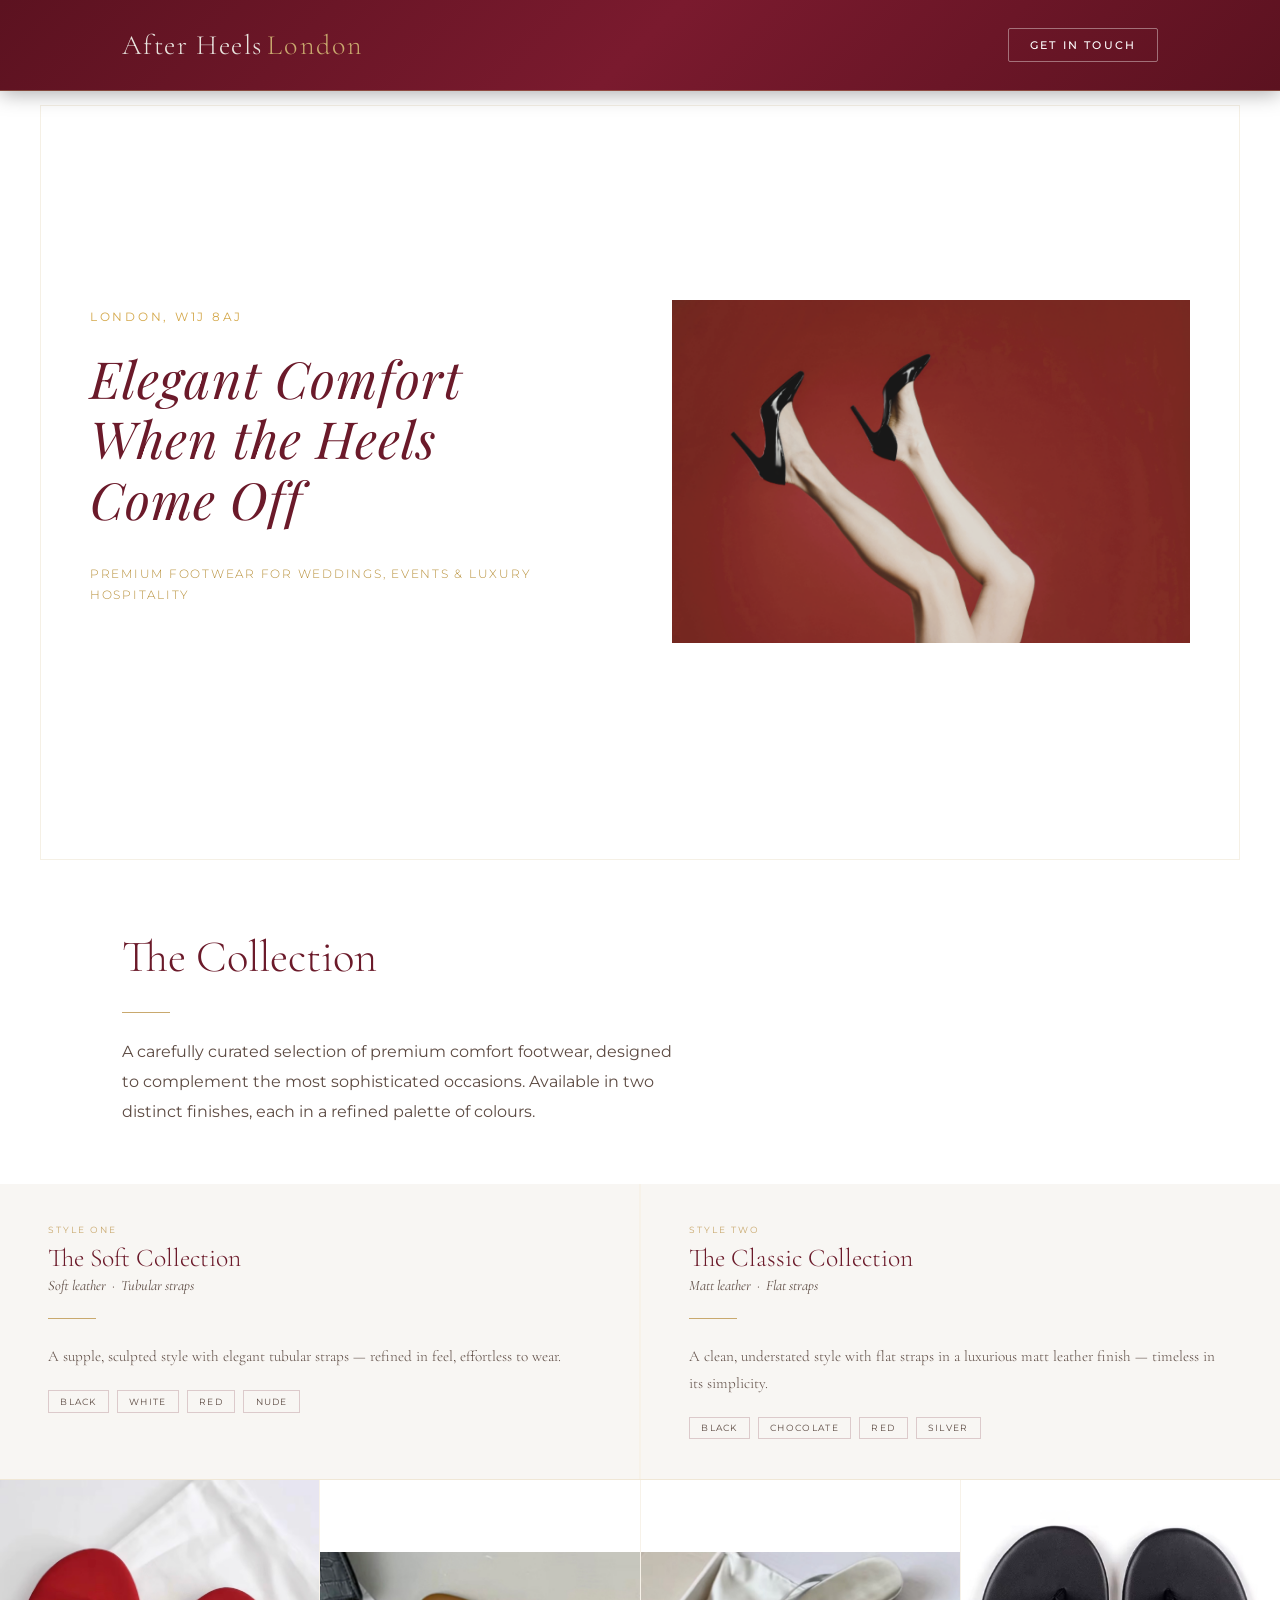
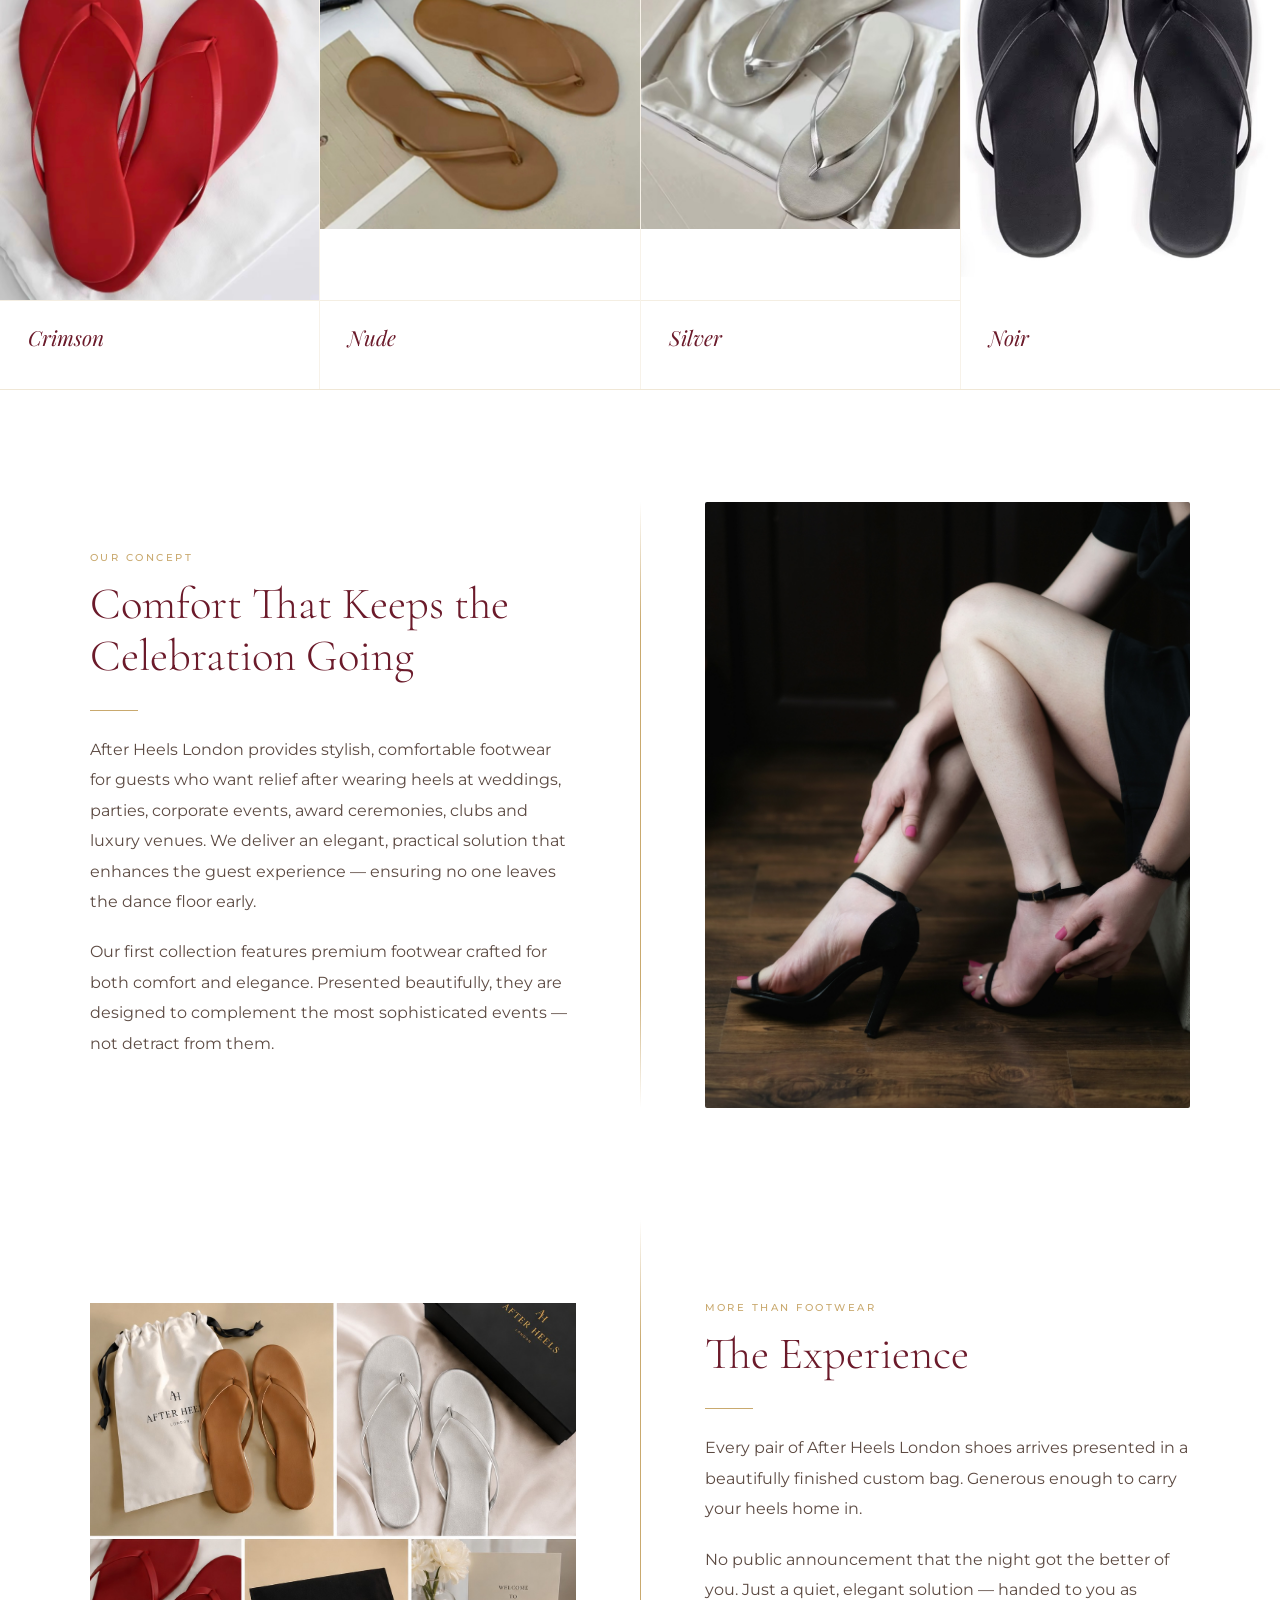
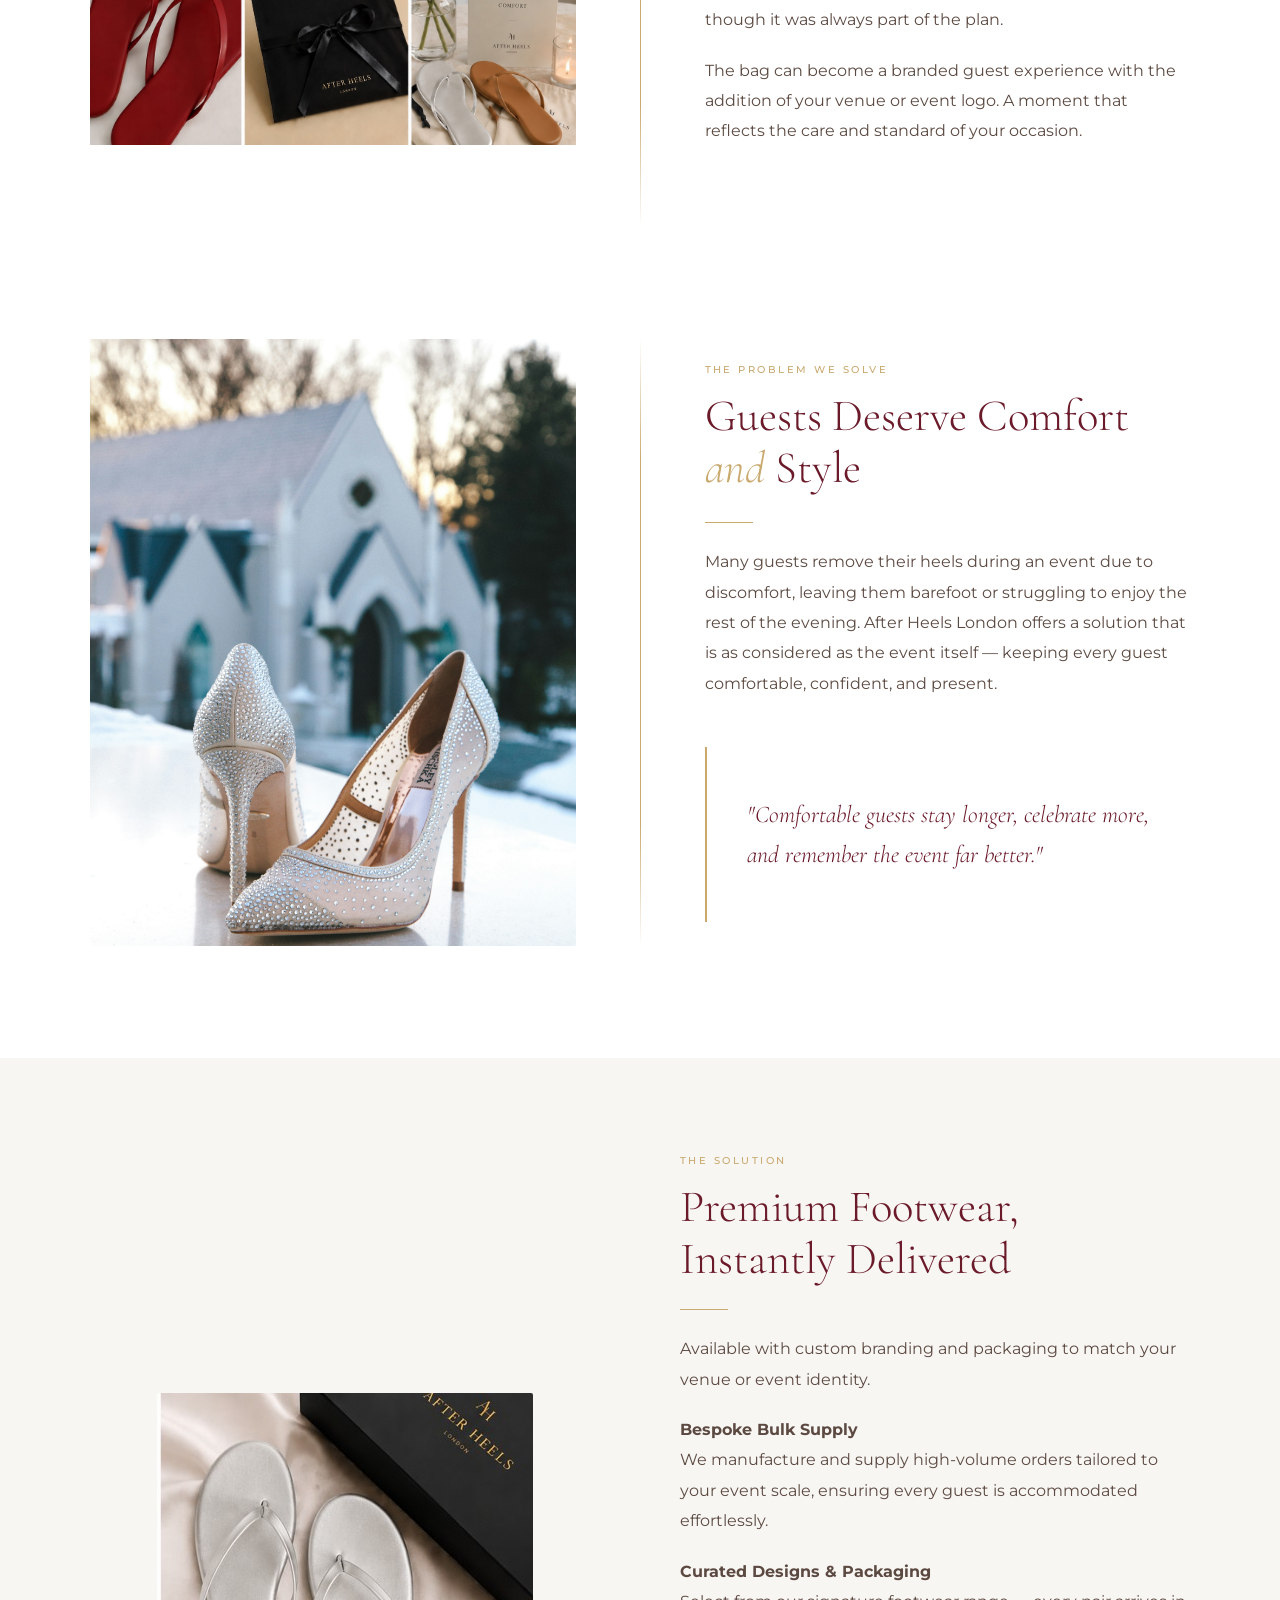
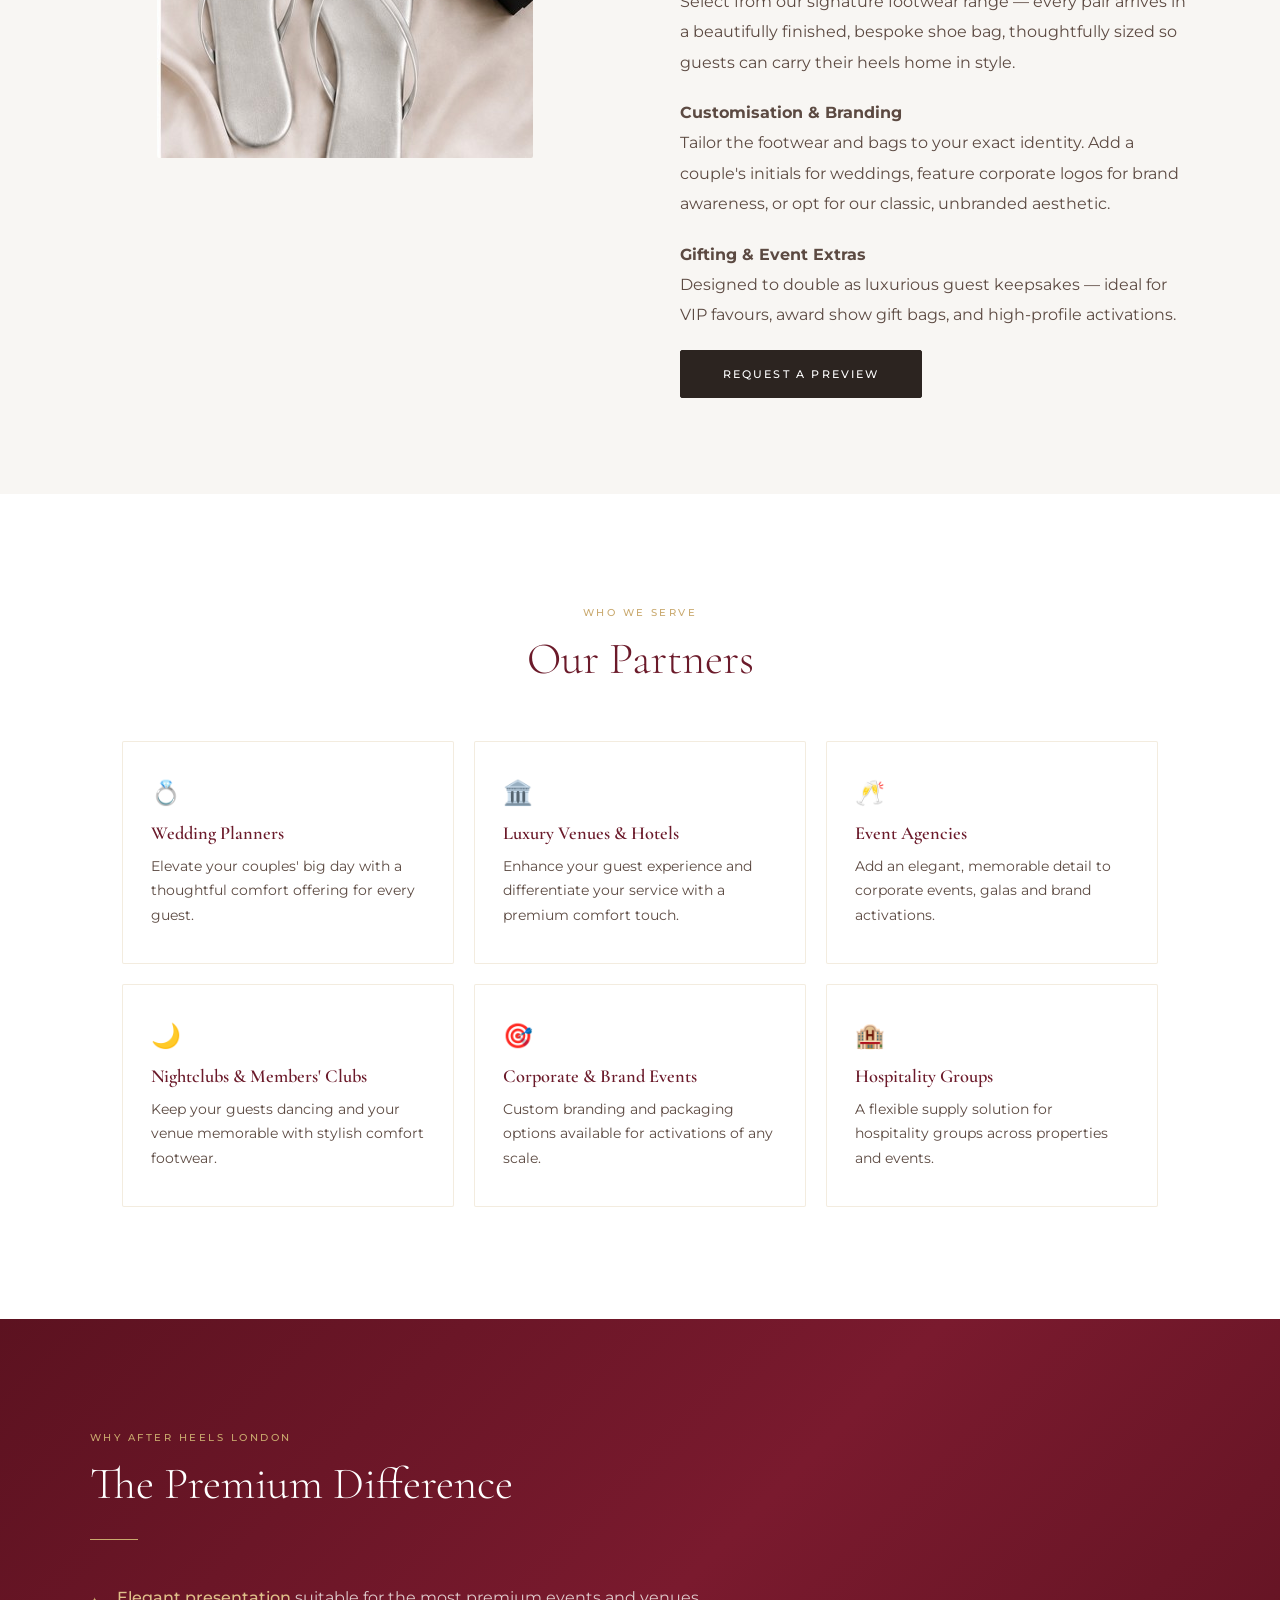
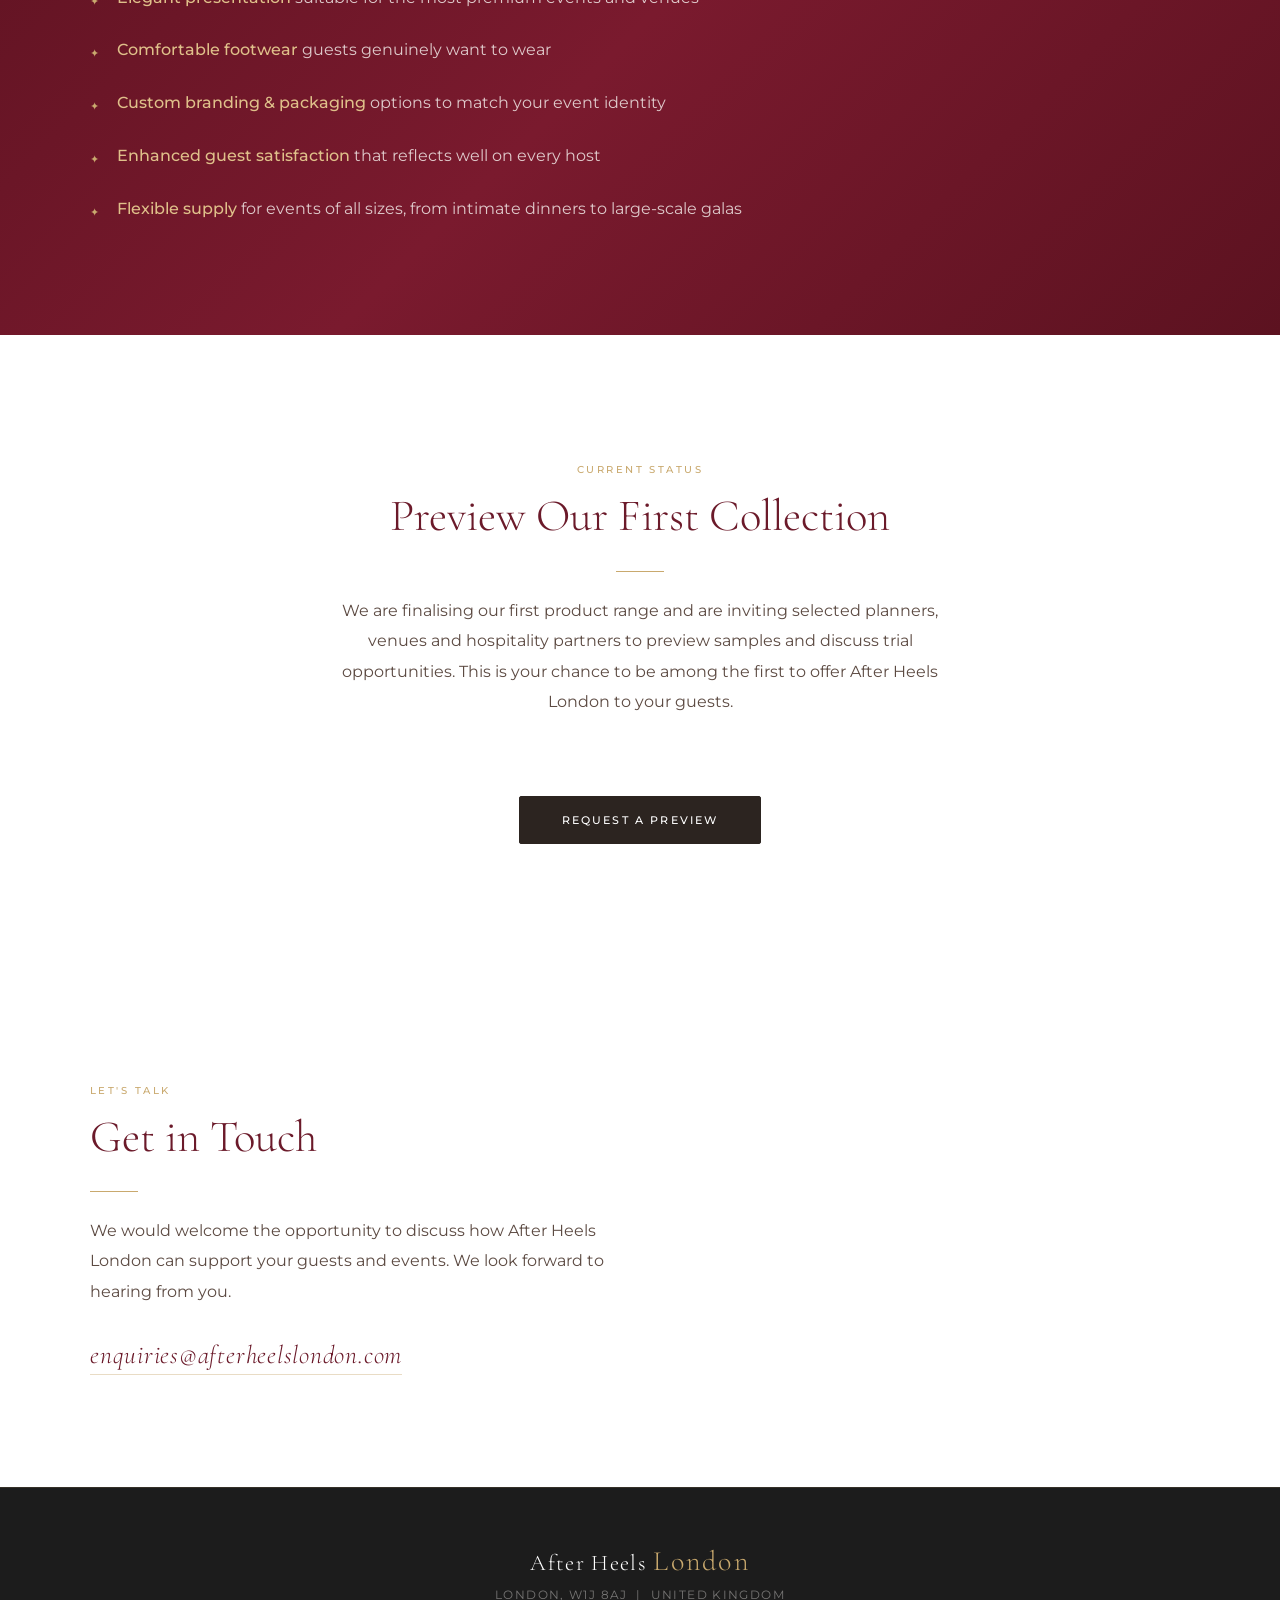
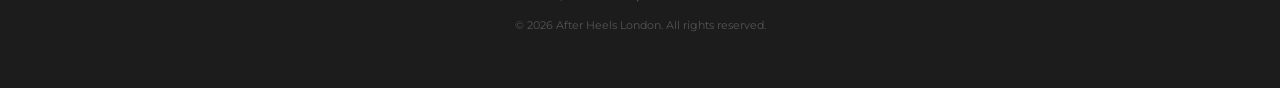
<file: index.html>
<!DOCTYPE html>
<html lang="en">
<head>
  <meta charset="UTF-8" />
  <meta name="viewport" content="width=device-width, initial-scale=1.0" />
  <meta name="description" content="After Heels London — elegant comfort footwear for weddings, events and luxury hospitality." />
  <title>After Heels London</title>
  <link rel="preconnect" href="https://fonts.googleapis.com" />
  <link rel="preconnect" href="https://fonts.gstatic.com" crossorigin />
  <link href="https://fonts.googleapis.com/css2?family=Cormorant+Garamond:ital,wght@0,300;0,400;0,600;1,300;1,400&family=Playfair+Display:ital,wght@1,400;1,500&family=Montserrat:wght@300;400;500&display=swap" rel="stylesheet" />
  <link rel="stylesheet" href="styles.css" />
</head>
<body>

  <!-- NAVIGATION -->
  <header class="site-header">
    <nav class="nav-inner">
      <div class="logo-wrap">
        <!-- Swap comment below for your logo file when ready -->
        <!-- <img src="logo.png" alt="After Heels London" class="logo-img" /> -->
        <span class="logo-text"><span class="logo-name">After Heels</span> <span class="logo-accent">London</span></span>
      </div>
      <a href="#contact" class="btn-ghost">Get in Touch</a>
    </nav>
  </header>

  <!-- HERO -->
  <section class="hero">
    <div class="hero-inner">

      <!-- Left: headline + CTA -->
      <div class="hero-text">
        <p class="hero-location">London, W1J 8AJ</p>
        <h1 class="hero-headline">Elegant Comfort<br />When the Heels<br />Come Off</h1>
        <p class="hero-tagline">Premium Footwear for Weddings, Events &amp; Luxury Hospitality</p>
      </div>

      <div class="hero-logo-wrap">
        <img src="main-logo.png" alt="After Heels London" class="hero-logo-img" />
      </div>

    </div>
  </section>

  <!-- COLLECTION GRID -->
  <section class="collection-section" id="collection">
    <div class="container">
      <h2 class="section-heading">The Collection</h2>
      <span class="gold-rule"></span>
      <p class="section-body collection-intro">A carefully curated selection of premium comfort footwear, designed to complement the most sophisticated occasions. Available in two distinct finishes, each in a refined palette of colours.</p>
    </div>

    <!-- Two styles -->
    <div class="collection-styles">

      <div class="collection-style-card">
        <div class="style-label">Style One</div>
        <h3 class="style-name">The Soft Collection</h3>
        <p class="style-finish">Soft leather &nbsp;·&nbsp; Tubular straps</p>
        <span class="gold-rule"></span>
        <p class="style-desc">A supple, sculpted style with elegant tubular straps — refined in feel, effortless to wear.</p>
        <div class="style-colours">
          <span>Black</span>
          <span>White</span>
          <span>Red</span>
          <span>Nude</span>
        </div>
      </div>

      <div class="collection-style-card">
        <div class="style-label">Style Two</div>
        <h3 class="style-name">The Classic Collection</h3>
        <p class="style-finish">Matt leather &nbsp;·&nbsp; Flat straps</p>
        <span class="gold-rule"></span>
        <p class="style-desc">A clean, understated style with flat straps in a luxurious matt leather finish — timeless in its simplicity.</p>
        <div class="style-colours">
          <span>Black</span>
          <span>Chocolate</span>
          <span>Red</span>
          <span>Silver</span>
        </div>
      </div>

    </div>

    <!-- Colourway images -->
    <div class="collection-grid">

      <article class="collection-card">
        <img src="Crimson.jpeg" alt="The Crimson" class="collection-img collection-img--cover" />
        <div class="collection-card-body">
          <h3 class="collection-name">Crimson</h3>
        </div>
      </article>

      <article class="collection-card">
        <img src="nude.jpeg" alt="The Nude" class="collection-img collection-img--nude" />
        <div class="collection-card-body">
          <h3 class="collection-name">Nude</h3>
        </div>
      </article>

      <article class="collection-card">
        <img src="Silver 2.jpeg" alt="The Silver" class="collection-img collection-img--silver" />
        <div class="collection-card-body">
          <h3 class="collection-name">Silver</h3>
        </div>
      </article>

      <article class="collection-card">
        <img src="Noir 2.jpeg" alt="The Noir" class="collection-img collection-img--noir" />
        <div class="collection-card-body">
          <h3 class="collection-name">Noir</h3>
        </div>
      </article>

    </div>
  </section>

  <!-- OUR CONCEPT -->
  <section class="editorial-section" id="concept">
    <div class="editorial-inner">
      <div class="editorial-text">
        <div class="section-label">Our Concept</div>
        <h2 class="section-heading">Comfort That Keeps the Celebration Going</h2>
        <span class="gold-rule"></span>
        <p class="section-body">
          After Heels London provides stylish, comfortable footwear for guests who want relief after wearing heels at weddings, parties, corporate events, award ceremonies, clubs and luxury venues. We deliver an elegant, practical solution that enhances the guest experience — ensuring no one leaves the dance floor early.
        </p>
        <p class="section-body" style="margin-top: 1.25rem;">
          Our first collection features premium footwear crafted for both comfort and elegance. Presented beautifully, they are designed to complement the most sophisticated events — not detract from them.
        </p>
      </div>
      <div class="editorial-divider"></div>
      <div class="editorial-image">
        <img src="concept.jpg" alt="Our Concept" class="editorial-img" />
      </div>
    </div>
  </section>

  <!-- THE EXPERIENCE -->
  <section class="editorial-section editorial-reverse" id="experience">
    <div class="editorial-inner">
      <div class="editorial-image">
        <img src="packaging.jpg" alt="The Experience" class="editorial-img editorial-img--contain" />
      </div>
      <div class="editorial-divider"></div>
      <div class="editorial-text">
        <div class="section-label">More Than Footwear</div>
        <h2 class="section-heading">The Experience</h2>
        <span class="gold-rule"></span>
        <p class="section-body">
          Every pair of After Heels London shoes arrives presented in a beautifully finished custom bag. Generous enough to carry your heels home in.
        </p>
        <p class="section-body" style="margin-top: 1.25rem;">
          No public announcement that the night got the better of you. Just a quiet, elegant solution — handed to you as though it was always part of the plan.
        </p>
        <p class="section-body" style="margin-top: 1.25rem;">
          The bag can become a branded guest experience with the addition of your venue or event logo. A moment that reflects the care and standard of your occasion.
        </p>
      </div>
    </div>
  </section>

  <!-- THE PROBLEM -->
  <section class="editorial-section editorial-reverse" id="problem">
    <div class="editorial-inner">
      <div class="editorial-image">
        <img src="problem.jpg" alt="The Problem We Solve" class="editorial-img" />
      </div>
      <div class="editorial-divider"></div>
      <div class="editorial-text">
        <div class="section-label">The Problem We Solve</div>
        <h2 class="section-heading">Guests Deserve Comfort <em>and</em> Style</h2>
        <span class="gold-rule"></span>
        <p class="section-body">
          Many guests remove their heels during an event due to discomfort, leaving them barefoot or struggling to enjoy the rest of the evening. After Heels London offers a solution that is as considered as the event itself — keeping every guest comfortable, confident, and present.
        </p>
        <div class="pullquote-card">
          <p>"Comfortable guests stay longer, celebrate more, and remember the event far better."</p>
        </div>
      </div>
    </div>
  </section>

  <!-- PRODUCT FEATURE -->
  <section class="product-feature" id="product">
    <div class="product-inner">

      <div class="product-img-wrap">
        <img src="product shot 2.jpeg" alt="After Heels London premium sandals" class="product-img" />
      </div>

      <div class="product-text">
        <div class="section-label">The Solution</div>
        <h2 class="section-heading">Premium Footwear,<br />Instantly Delivered</h2>
        <span class="gold-rule"></span>
        <p class="section-body">
          Available with custom branding and packaging to match your venue or event identity.
        </p>
        <p class="section-body" style="margin-top: 1.25rem;"><strong>Bespoke Bulk Supply</strong><br />
          We manufacture and supply high-volume orders tailored to your event scale, ensuring every guest is accommodated effortlessly.
        </p>
        <p class="section-body" style="margin-top: 1.25rem;"><strong>Curated Designs &amp; Packaging</strong><br />
          Select from our signature footwear range — every pair arrives in a beautifully finished, bespoke shoe bag, thoughtfully sized so guests can carry their heels home in style.
        </p>
        <p class="section-body" style="margin-top: 1.25rem;"><strong>Customisation &amp; Branding</strong><br />
          Tailor the footwear and bags to your exact identity. Add a couple's initials for weddings, feature corporate logos for brand awareness, or opt for our classic, unbranded aesthetic.
        </p>
        <p class="section-body" style="margin-top: 1.25rem;"><strong>Gifting &amp; Event Extras</strong><br />
          Designed to double as luxurious guest keepsakes — ideal for VIP favours, award show gift bags, and high-profile activations.
        </p>
        <br />
        <a href="#contact" class="btn-primary">Request a Preview</a>
      </div>

    </div>
  </section>

  <!-- PARTNERS / WHO WE SERVE -->
  <section class="partners-section" id="partners">
    <div class="container">
      <div class="section-label">Who We Serve</div>
      <h2 class="section-heading">Our Partners</h2>
      <div class="partners-grid">
        <div class="partner-card">
          <span class="partner-icon">💍</span>
          <h3>Wedding Planners</h3>
          <p>Elevate your couples' big day with a thoughtful comfort offering for every guest.</p>
        </div>
        <div class="partner-card">
          <span class="partner-icon">🏛️</span>
          <h3>Luxury Venues &amp; Hotels</h3>
          <p>Enhance your guest experience and differentiate your service with a premium comfort touch.</p>
        </div>
        <div class="partner-card">
          <span class="partner-icon">🥂</span>
          <h3>Event Agencies</h3>
          <p>Add an elegant, memorable detail to corporate events, galas and brand activations.</p>
        </div>
        <div class="partner-card">
          <span class="partner-icon">🌙</span>
          <h3>Nightclubs &amp; Members' Clubs</h3>
          <p>Keep your guests dancing and your venue memorable with stylish comfort footwear.</p>
        </div>
        <div class="partner-card">
          <span class="partner-icon">🎯</span>
          <h3>Corporate &amp; Brand Events</h3>
          <p>Custom branding and packaging options available for activations of any scale.</p>
        </div>
        <div class="partner-card">
          <span class="partner-icon">🏨</span>
          <h3>Hospitality Groups</h3>
          <p>A flexible supply solution for hospitality groups across properties and events.</p>
        </div>
      </div>
    </div>
  </section>

  <!-- WHY AFTER HEELS — Burgundy anchor -->
  <section class="why-section" id="why">
    <div class="why-inner">
      <div class="section-label">Why After Heels London</div>
      <h2 class="section-heading on-dark">The Premium Difference</h2>
      <span class="gold-rule"></span>
      <ul class="why-list">
        <li class="why-item">
          <span class="why-marker">✦</span>
          <div><strong>Elegant presentation</strong> suitable for the most premium events and venues</div>
        </li>
        <li class="why-item">
          <span class="why-marker">✦</span>
          <div><strong>Comfortable footwear</strong> guests genuinely want to wear</div>
        </li>
        <li class="why-item">
          <span class="why-marker">✦</span>
          <div><strong>Custom branding &amp; packaging</strong> options to match your event identity</div>
        </li>
        <li class="why-item">
          <span class="why-marker">✦</span>
          <div><strong>Enhanced guest satisfaction</strong> that reflects well on every host</div>
        </li>
        <li class="why-item">
          <span class="why-marker">✦</span>
          <div><strong>Flexible supply</strong> for events of all sizes, from intimate dinners to large-scale galas</div>
        </li>
      </ul>
    </div>
  </section>

  <!-- PREVIEW / STATUS -->
  <section class="preview-section" id="preview">
    <div class="container">
      <div class="section-label">Current Status</div>
      <h2 class="section-heading">Preview Our First Collection</h2>
      <span class="gold-rule centered"></span>
      <p class="section-body max-width">
        We are finalising our first product range and are inviting selected planners, venues and hospitality partners to preview samples and discuss trial opportunities. This is your chance to be among the first to offer After Heels London to your guests.
      </p>
      <br /><br />
      <a href="#contact" class="btn-primary">Request a Preview</a>
    </div>
  </section>

  <!-- CONTACT -->
  <section class="contact-section" id="contact">
    <div class="contact-inner">
      <div class="section-label">Let's Talk</div>
      <h2 class="section-heading">Get in Touch</h2>
      <span class="gold-rule"></span>
      <p class="section-body contact-intro">
        We would welcome the opportunity to discuss how After Heels London can support your guests and events. We look forward to hearing from you.
      </p>
      <a href="mailto:enquiries@afterheelslondon.com" class="contact-email">enquiries@afterheelslondon.com</a>
    </div>
  </section>

  <!-- FOOTER -->
  <footer class="site-footer">
    <div class="footer-inner">
      <p class="footer-logo">After Heels <span class="logo-accent">London</span></p>
      <p class="footer-address">London, W1J 8AJ &nbsp;|&nbsp; United Kingdom</p>
      <p class="footer-copy">&copy; 2026 After Heels London. All rights reserved.</p>
    </div>
  </footer>

</body>
</html>
</file>
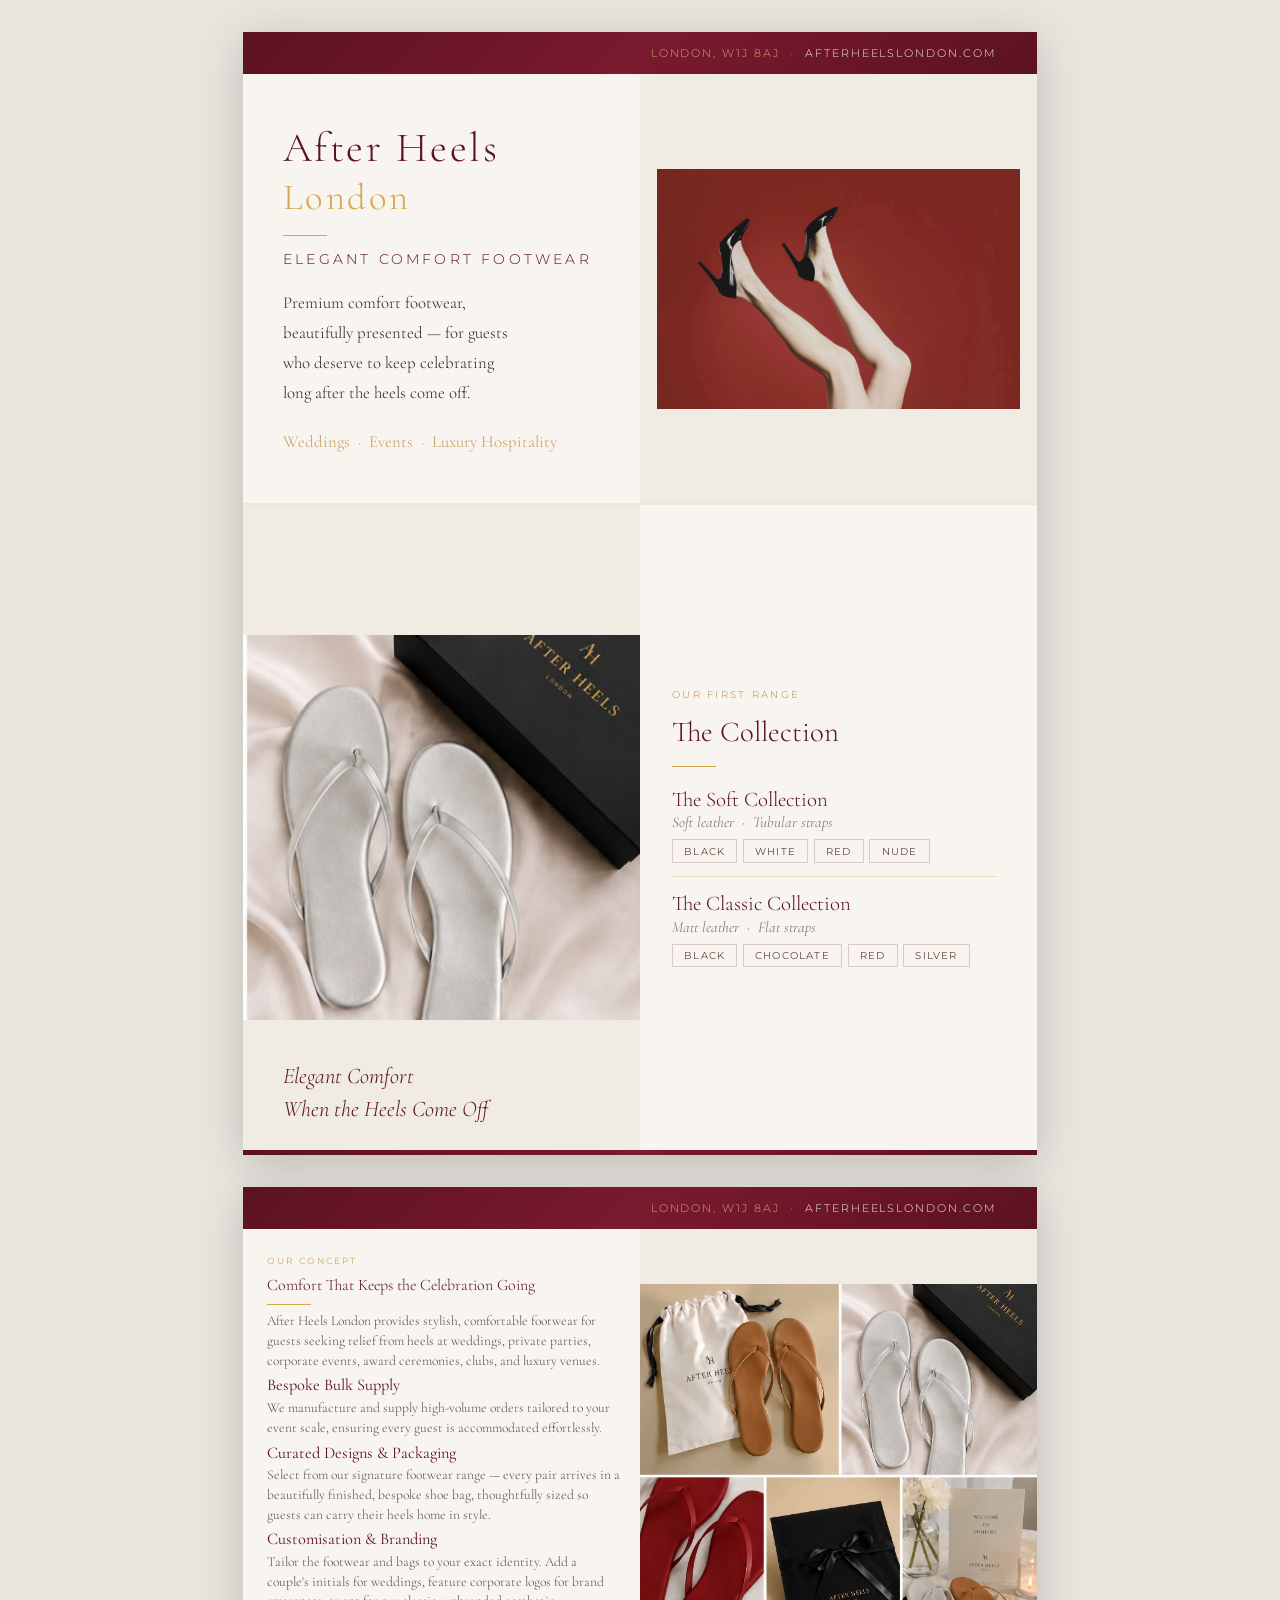
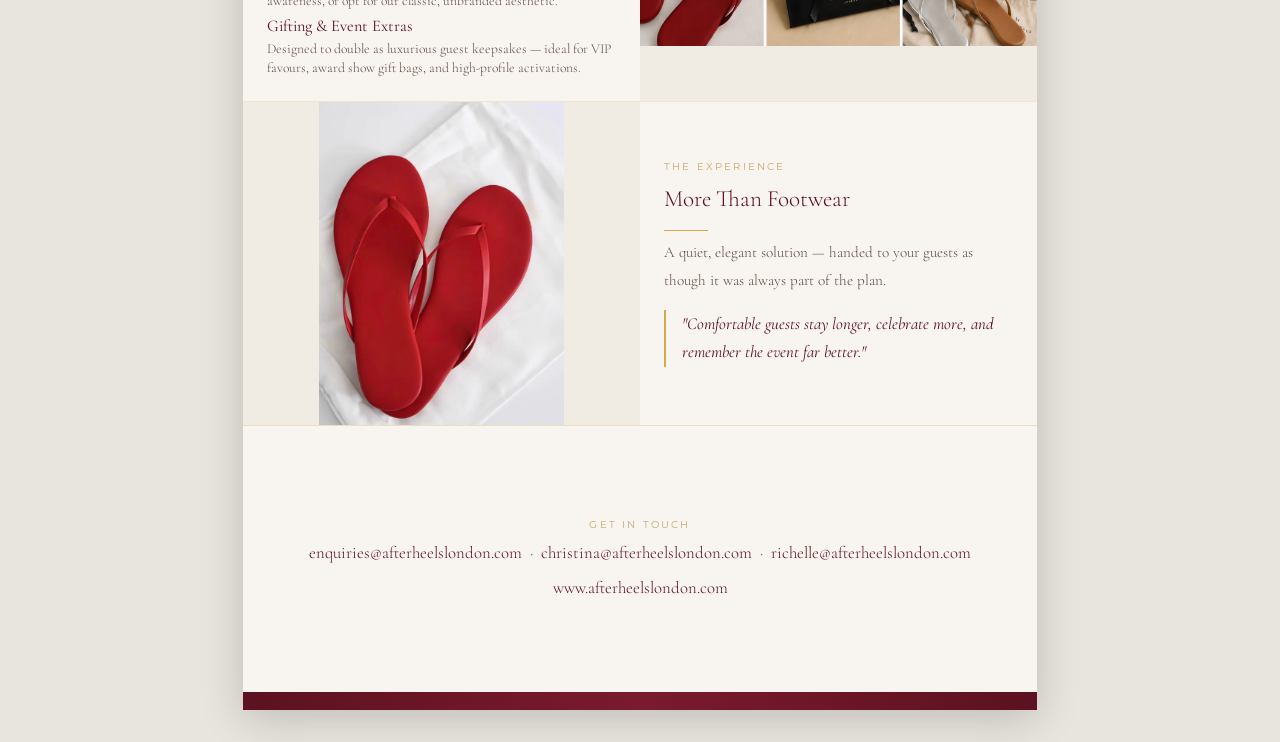
<file: brochure.html>
<!DOCTYPE html>
<html lang="en">
<head>
  <meta charset="UTF-8" />
  <meta name="viewport" content="width=794" />
  <title>After Heels London — Brochure</title>
  <link rel="preconnect" href="https://fonts.googleapis.com" />
  <link rel="preconnect" href="https://fonts.gstatic.com" crossorigin />
  <link href="https://fonts.googleapis.com/css2?family=Cormorant+Garamond:ital,wght@0,300;0,400;0,600;1,300;1,400&family=Montserrat:wght@300;400;500&display=swap" rel="stylesheet" />
  <style>
    :root {
      --burgundy: #6B1A2A;
      --burgundy-deep: #5C1220;
      --gold: #C9A96E;
      --gold-rule: #D4A84B;
      --ivory: #F8F4EF;
      --ivory-dark: #F0EBE3;
      --text-body: #2C2420;
      --text-mid: #5C4A42;
      --text-light: #8C7B74;
      --white: #FFFFFF;
      --font-serif: 'Cormorant Garamond', Georgia, serif;
      --font-sans: 'Montserrat', Arial, sans-serif;
    }

    * { box-sizing: border-box; margin: 0; padding: 0; }

    body {
      background: #E8E4DE;
      font-family: var(--font-serif);
      -webkit-print-color-adjust: exact;
      print-color-adjust: exact;
    }

    @media print {
      @page { size: 210mm 297mm; margin: 0; }
      html, body {
        width: 210mm;
        margin: 0;
        padding: 0;
        background: var(--ivory);
      }
      .page {
        page-break-before: always;
        break-before: page;
        page-break-after: always;
        break-after: page;
        box-shadow: none !important;
        margin: 0 !important;
        padding: 0 !important;
        width: 210mm !important;
        height: 297mm !important;
        max-height: 297mm !important;
        min-height: unset !important;
        overflow: hidden !important;
      }
      .page:first-child { page-break-before: avoid; break-before: avoid; }
      .page:last-child  { page-break-after:  avoid; break-after:  avoid; }
    }

    .page {
      width: 794px;
      height: 1123px;
      margin: 2rem auto;
      background: var(--ivory);
      display: flex;
      flex-direction: column;
      overflow: hidden;
      box-shadow: 0 8px 40px rgba(0,0,0,0.18);
    }

    /* ── SHARED ── */
    .banner {
      width: 100%;
      height: 42px;
      background: linear-gradient(135deg, #5C1220 0%, #7A1A2E 50%, #5C1220 100%);
      padding: 0 2.5rem;
      display: flex;
      align-items: center;
      justify-content: flex-end;
      flex-shrink: 0;
    }

    .banner-address {
      font-family: var(--font-sans);
      font-size: 0.68rem;
      font-weight: 300;
      letter-spacing: 0.18em;
      text-transform: uppercase;
    }

    .banner-address .addr { color: var(--gold); }
    .banner-address .site { color: rgba(255,255,255,0.9); text-decoration: none; }

    .gold-rule {
      display: block;
      width: 44px;
      height: 1px;
      background: var(--gold-rule);
    }

    .footer-strip {
      height: 18px;
      min-height: 18px;
      background: linear-gradient(90deg, #5C1220, #7A1A2E, #5C1220);
      flex-shrink: 0;
    }

    .section-label {
      font-family: var(--font-sans);
      font-size: 0.52rem;
      font-weight: 400;
      letter-spacing: 0.22em;
      text-transform: uppercase;
      color: var(--gold);
      margin-bottom: 0.4rem;
    }

    .section-heading {
      font-family: var(--font-serif);
      font-size: 1.25rem;
      font-weight: 300;
      color: var(--burgundy-deep);
      line-height: 1.2;
      margin-bottom: 0.5rem;
    }

    .section-body {
      font-family: var(--font-serif);
      font-size: 0.85rem;
      font-weight: 300;
      color: var(--text-mid);
      line-height: 1.8;
    }

    .section-body + .section-body { margin-top: 0.65rem; }

    /* ══════════════════════════════════
       PAGE 1 — COVER
    ══════════════════════════════════ */

    /* Top half: brand name left / logo right */
    .p1-top {
      display: grid;
      grid-template-columns: 1fr 1fr;
      height: 430px;
      flex-shrink: 0;
      border-bottom: 1px solid rgba(212,168,75,0.2);
      overflow: hidden;
    }

    .p1-top-left {
      display: flex;
      flex-direction: column;
      justify-content: center;
      padding: 2.5rem 2rem 2.5rem 2.5rem;
      gap: 0.9rem;
    }

    .p1-brand {
      font-family: var(--font-serif);
      font-size: 2.6rem;
      font-weight: 300;
      color: var(--burgundy-deep);
      letter-spacing: 0.06em;
      line-height: 1.15;
    }

    .p1-brand span { color: var(--gold-rule); font-size: 2.3rem; }

    .p1-tagline {
      font-family: var(--font-sans);
      font-weight: 300;
      letter-spacing: 0.2em;
      text-transform: uppercase;
      color: var(--text-body);
    }

    .p1-tagline-main {
      font-size: 0.9rem;
      display: block;
      margin-bottom: 0.3rem;
      color: var(--burgundy-deep);
    }

    .p1-tagline-sub {
      font-size: 1.05rem;
      display: block;
      color: var(--gold);
      margin-top: 0.5rem;
    }

    .p1-intro {
      font-family: var(--font-serif);
      font-size: 1.05rem;
      font-weight: 300;
      color: var(--text-body);
      line-height: 1.8;
      max-width: 240px;
    }

    .p1-top-right {
      background: var(--ivory-dark);
      display: flex;
      align-items: center;
      justify-content: center;
      padding: 1rem;
    }

    .p1-top-right img {
      width: 100%;
      max-height: 240px;
      object-fit: contain;
      object-position: center;
    }

    /* Bottom half: large product image */
    .p1-bottom {
      display: grid;
      grid-template-columns: 1fr 1fr;
      height: 646px;
      flex-shrink: 0;
      border-top: 1px solid rgba(212,168,75,0.2);
      overflow: hidden;
    }

    .p1-image {
      position: relative;
      overflow: hidden;
      background: var(--ivory-dark);
    }

    .p1-image img {
      width: 100%;
      height: 100%;
      object-fit: contain;
      object-position: center;
      display: block;
    }

    .p1-collection {
      display: flex;
      flex-direction: column;
      justify-content: center;
      padding: 2rem 2.5rem 2rem 2rem;
      gap: 0.5rem;
    }

    .p1-collection-grid {
      display: flex;
      flex-direction: column;
      margin-top: 0.75rem;
      gap: 0;
    }

    .p1-col-divider {
      height: 1px;
      background: rgba(212,168,75,0.3);
      margin: 0.85rem 0;
    }

    .p1-collection .section-label { font-size: 0.65rem; }
    .p1-collection .section-heading { font-size: 1.8rem; }
    .p1-collection .style-name { font-size: 1.3rem; }
    .p1-collection .style-finish { font-size: 0.95rem; }
    .p1-collection .style-colours span { font-size: 0.62rem; padding: 0.3rem 0.7rem; }

    .p1-image-caption {
      position: absolute;
      bottom: 1.5rem;
      left: 2.5rem;
      font-family: var(--font-serif);
      font-size: 1.4rem;
      font-weight: 300;
      font-style: italic;
      color: var(--burgundy-deep);
      line-height: 1.5;
    }

    /* ══════════════════════════════════
       PAGE 2 — DETAIL
    ══════════════════════════════════ */

    /* Concept section: text left / packaging image right */
    .p2-concept {
      display: grid;
      grid-template-columns: 1fr 1fr;
      height: 473px;
      flex-shrink: 0;
      border-bottom: 1px solid rgba(212,168,75,0.2);
      overflow: hidden;
    }

    .p2-concept-left {
      display: flex;
      flex-direction: column;
      justify-content: flex-start;
      padding: 1.6rem 1.2rem 1rem 1.5rem;
      gap: 0.25rem;
      overflow: hidden;
    }

    .p2-concept-left .section-label { font-size: 0.58rem; }
    .p2-concept-left .section-heading { font-size: 1.0rem; margin-bottom: 0.15rem; }
    .p2-concept-left .gold-rule { margin: 0.15rem 0; }
    .p2-concept-left .section-body { font-size: 0.85rem; line-height: 1.45; margin: 0; }
    .p2-concept-left .section-body strong { font-size: 1.02rem; }

    .p2-concept-right {
      background: var(--ivory-dark);
    }

    .p2-concept-right img {
      width: 100%;
      height: 100%;
      object-fit: contain;
      object-position: center;
      display: block;
    }

    /* Collection section: spans full width, two style columns */
    .p2-collection {
      background: var(--ivory-dark);
      padding: 1.5rem 2.5rem;
      border-bottom: 1px solid rgba(212,168,75,0.2);
      flex-shrink: 0;
    }

    .p2-collection-grid {
      display: flex;
      flex-direction: column;
      margin-top: 0.75rem;
      gap: 0;
    }

    .p2-col-divider {
      height: 1px;
      background: rgba(212,168,75,0.3);
      margin: 0.75rem 0;
    }

    .style-name {
      font-family: var(--font-serif);
      font-size: 1.05rem;
      font-weight: 300;
      color: var(--burgundy-deep);
      margin-bottom: 0.1rem;
    }

    .style-finish {
      font-family: var(--font-serif);
      font-size: 0.8rem;
      font-style: italic;
      color: var(--text-light);
      margin-bottom: 0.5rem;
    }

    .style-colours {
      display: flex;
      gap: 0.35rem;
      flex-wrap: wrap;
    }

    .style-colours span {
      font-family: var(--font-sans);
      font-size: 0.48rem;
      font-weight: 400;
      letter-spacing: 0.12em;
      text-transform: uppercase;
      padding: 0.2rem 0.55rem;
      border: 1px solid rgba(107,26,42,0.2);
      color: var(--text-mid);
    }

    /* Experience section: image left / quote right */
    .p2-experience {
      display: grid;
      grid-template-columns: 1fr 1fr;
      height: 323px;
      flex-shrink: 0;
      overflow: hidden;
    }

    .p2-exp-left {
      background: var(--ivory-dark);
      overflow: hidden;
      display: flex;
      align-items: center;
      justify-content: center;
      padding: 1.5rem;
    }

    .p2-exp-left img {
      width: 70%;
      height: auto;
      object-fit: contain;
      object-position: center;
      display: block;
    }

    .p2-exp-right {
      display: flex;
      flex-direction: column;
      justify-content: center;
      padding: 1.25rem 2rem 1.25rem 1.5rem;
      gap: 0.5rem;
      overflow: hidden;
    }

    .p2-exp-right .section-label { font-size: 0.62rem; }
    .p2-exp-right .section-heading { font-size: 1.45rem; }
    .p2-exp-right .section-body { font-size: 0.95rem; }

    .pullquote {
      font-family: var(--font-serif);
      font-size: 1.05rem;
      font-style: italic;
      color: var(--burgundy-deep);
      line-height: 1.7;
      border-left: 2px solid var(--gold-rule);
      padding-left: 1rem;
      margin-top: 0.5rem;
    }

    /* Contact footer */
    .p2-footer {
      height: 267px;
      padding: 1.5rem 2.5rem 1.25rem;
      text-align: center;
      border-top: 1px solid rgba(212,168,75,0.3);
      flex-shrink: 0;
      display: flex;
      flex-direction: column;
      align-items: center;
      justify-content: center;
      overflow: hidden;
    }

    .footer-label {
      font-family: var(--font-sans);
      font-size: 0.62rem;
      font-weight: 400;
      letter-spacing: 0.22em;
      text-transform: uppercase;
      color: var(--gold);
      margin-bottom: 0.4rem;
    }

    .footer-details {
      font-family: var(--font-serif);
      font-size: 1.05rem;
      font-weight: 300;
      color: var(--text-mid);
      line-height: 1.9;
    }

    .footer-emails {
      display: block;
      margin-bottom: 0.2rem;
    }

    .footer-website {
      display: block;
    }

    .footer-details a {
      color: var(--burgundy-deep);
      text-decoration: none;
    }
  </style>
</head>
<body>

  <!-- ══════════════════════════════════
       PAGE 1 — COVER
  ══════════════════════════════════ -->
  <div class="page">

    <header class="banner">
      <span class="banner-address"><span class="addr">London, W1J 8AJ</span> <span class="addr">&nbsp;·&nbsp;</span> <a href="https://www.afterheelslondon.com" class="site" target="_blank" rel="noopener">afterheelslondon.com</a></span>
    </header>

    <!-- Brand name left / logo right -->
    <div class="p1-top">
      <div class="p1-top-left">
        <h1 class="p1-brand">After Heels<br /><span>London</span></h1>
        <span class="gold-rule"></span>
        <p class="p1-tagline">
          <span class="p1-tagline-main">Elegant Comfort Footwear</span>
        </p>
        <p class="p1-intro">Premium comfort footwear, beautifully presented — for guests who deserve to keep celebrating long after the heels come off.</p>
        <p class="p1-tagline-sub">Weddings &nbsp;·&nbsp; Events &nbsp;·&nbsp; Luxury Hospitality</p>
      </div>
      <div class="p1-top-right">
        <img src="main-logo.png" alt="After Heels London" />
      </div>
    </div>

    <!-- Product image left / Collection text right -->
    <div class="p1-bottom">
      <div class="p1-image">
        <img src="product shot 2.jpeg" alt="After Heels London sandals" />
        <p class="p1-image-caption">Elegant Comfort<br />When the Heels Come Off</p>
      </div>
      <div class="p1-collection">
        <p class="section-label">Our First Range</p>
        <h2 class="section-heading">The Collection</h2>
        <span class="gold-rule"></span>
        <div class="p1-collection-grid">
          <div>
            <p class="style-name">The Soft Collection</p>
            <p class="style-finish">Soft leather &nbsp;·&nbsp; Tubular straps</p>
            <div class="style-colours">
              <span>Black</span><span>White</span><span>Red</span><span>Nude</span>
            </div>
          </div>
          <div class="p1-col-divider"></div>
          <div>
            <p class="style-name">The Classic Collection</p>
            <p class="style-finish">Matt leather &nbsp;·&nbsp; Flat straps</p>
            <div class="style-colours">
              <span>Black</span><span>Chocolate</span><span>Red</span><span>Silver</span>
            </div>
          </div>
        </div>
      </div>
    </div>

    <div class="footer-strip"></div>

  </div>

  <!-- ══════════════════════════════════
       PAGE 2 — DETAIL
  ══════════════════════════════════ -->
  <div class="page">

    <header class="banner">
      <span class="banner-address"><span class="addr">London, W1J 8AJ</span> <span class="addr">&nbsp;·&nbsp;</span> <a href="https://www.afterheelslondon.com" class="site" target="_blank" rel="noopener">afterheelslondon.com</a></span>
    </header>

    <!-- Concept: text left / packaging image right -->
    <div class="p2-concept">
      <div class="p2-concept-left">
        <p class="section-label">Our Concept</p>
        <h2 class="section-heading">Comfort That Keeps the Celebration Going</h2>
        <span class="gold-rule"></span>
        <p class="section-body">After Heels London provides stylish, comfortable footwear for guests seeking relief from heels at weddings, private parties, corporate events, award ceremonies, clubs, and luxury venues.</p>
        <p class="section-body"><strong style="font-weight:400;color:var(--burgundy-deep)">Bespoke Bulk Supply</strong><br />We manufacture and supply high-volume orders tailored to your event scale, ensuring every guest is accommodated effortlessly.</p>
        <p class="section-body"><strong style="font-weight:400;color:var(--burgundy-deep)">Curated Designs &amp; Packaging</strong><br />Select from our signature footwear range — every pair arrives in a beautifully finished, bespoke shoe bag, thoughtfully sized so guests can carry their heels home in style.</p>
        <p class="section-body"><strong style="font-weight:400;color:var(--burgundy-deep)">Customisation &amp; Branding</strong><br />Tailor the footwear and bags to your exact identity. Add a couple's initials for weddings, feature corporate logos for brand awareness, or opt for our classic, unbranded aesthetic.</p>
        <p class="section-body"><strong style="font-weight:400;color:var(--burgundy-deep)">Gifting &amp; Event Extras</strong><br />Designed to double as luxurious guest keepsakes — ideal for VIP favours, award show gift bags, and high-profile activations.</p>
      </div>
      <div class="p2-concept-right">
        <img src="packaging.jpg" alt="After Heels London packaging" />
      </div>
    </div>

    <!-- Experience: crimson image left / quote right -->
    <div class="p2-experience">
      <div class="p2-exp-left">
        <img src="Crimson.jpeg" alt="Crimson collection" />
      </div>
      <div class="p2-exp-right">
        <p class="section-label">The Experience</p>
        <h2 class="section-heading">More Than Footwear</h2>
        <span class="gold-rule"></span>
        <p class="section-body">A quiet, elegant solution — handed to your guests as though it was always part of the plan.</p>
        <div class="pullquote">
          "Comfortable guests stay longer, celebrate more, and remember the event far better."
        </div>
      </div>
    </div>

    <!-- Contact footer -->
    <div class="p2-footer">
      <p class="footer-label">Get in Touch</p>
      <div class="footer-details">
        <span class="footer-emails">
          <a href="mailto:enquiries@afterheelslondon.com">enquiries@afterheelslondon.com</a>
          &nbsp;·&nbsp;
          <a href="mailto:christina@afterheelslondon.com">christina@afterheelslondon.com</a>
          &nbsp;·&nbsp;
          <a href="mailto:richelle@afterheelslondon.com">richelle@afterheelslondon.com</a>
        </span>
        <span class="footer-website">
          <a href="https://www.afterheelslondon.com">www.afterheelslondon.com</a>
        </span>
      </div>
    </div>

    <div class="footer-strip"></div>

  </div>

</body>
</html>
</file>
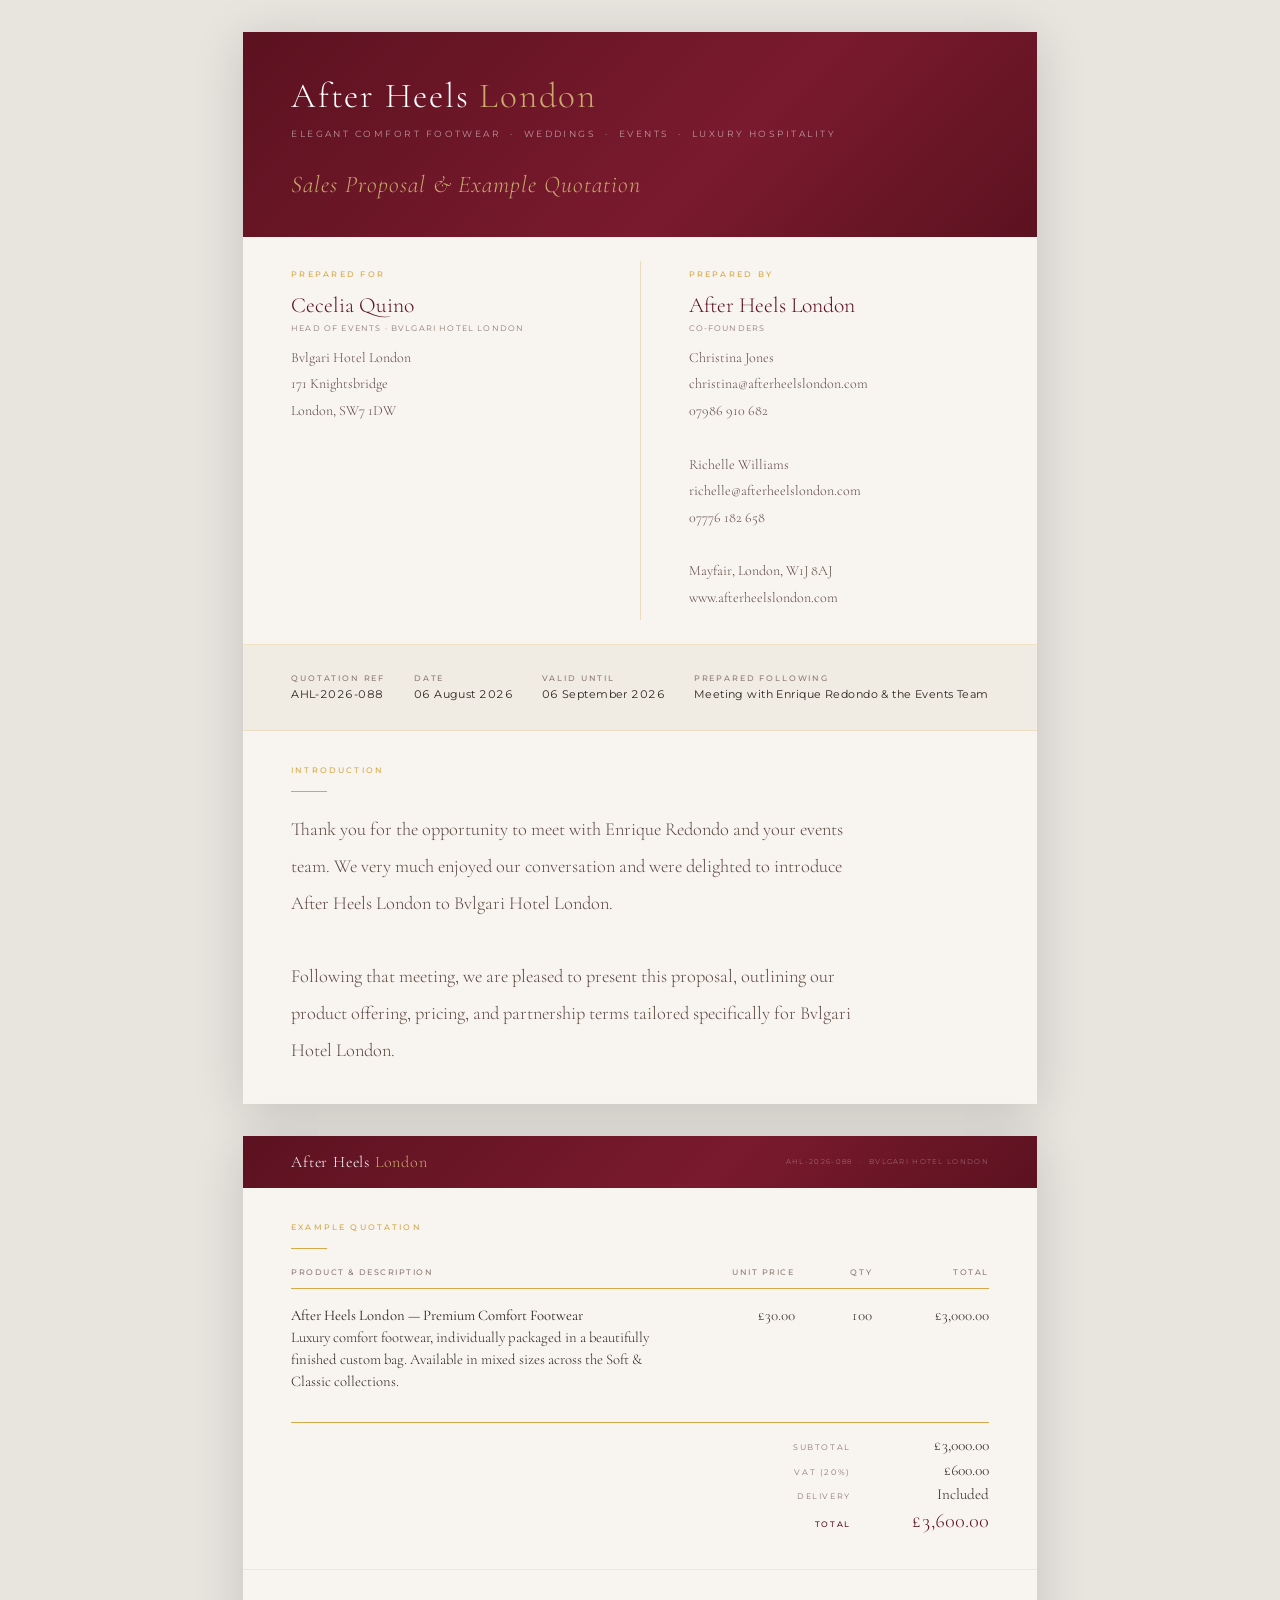
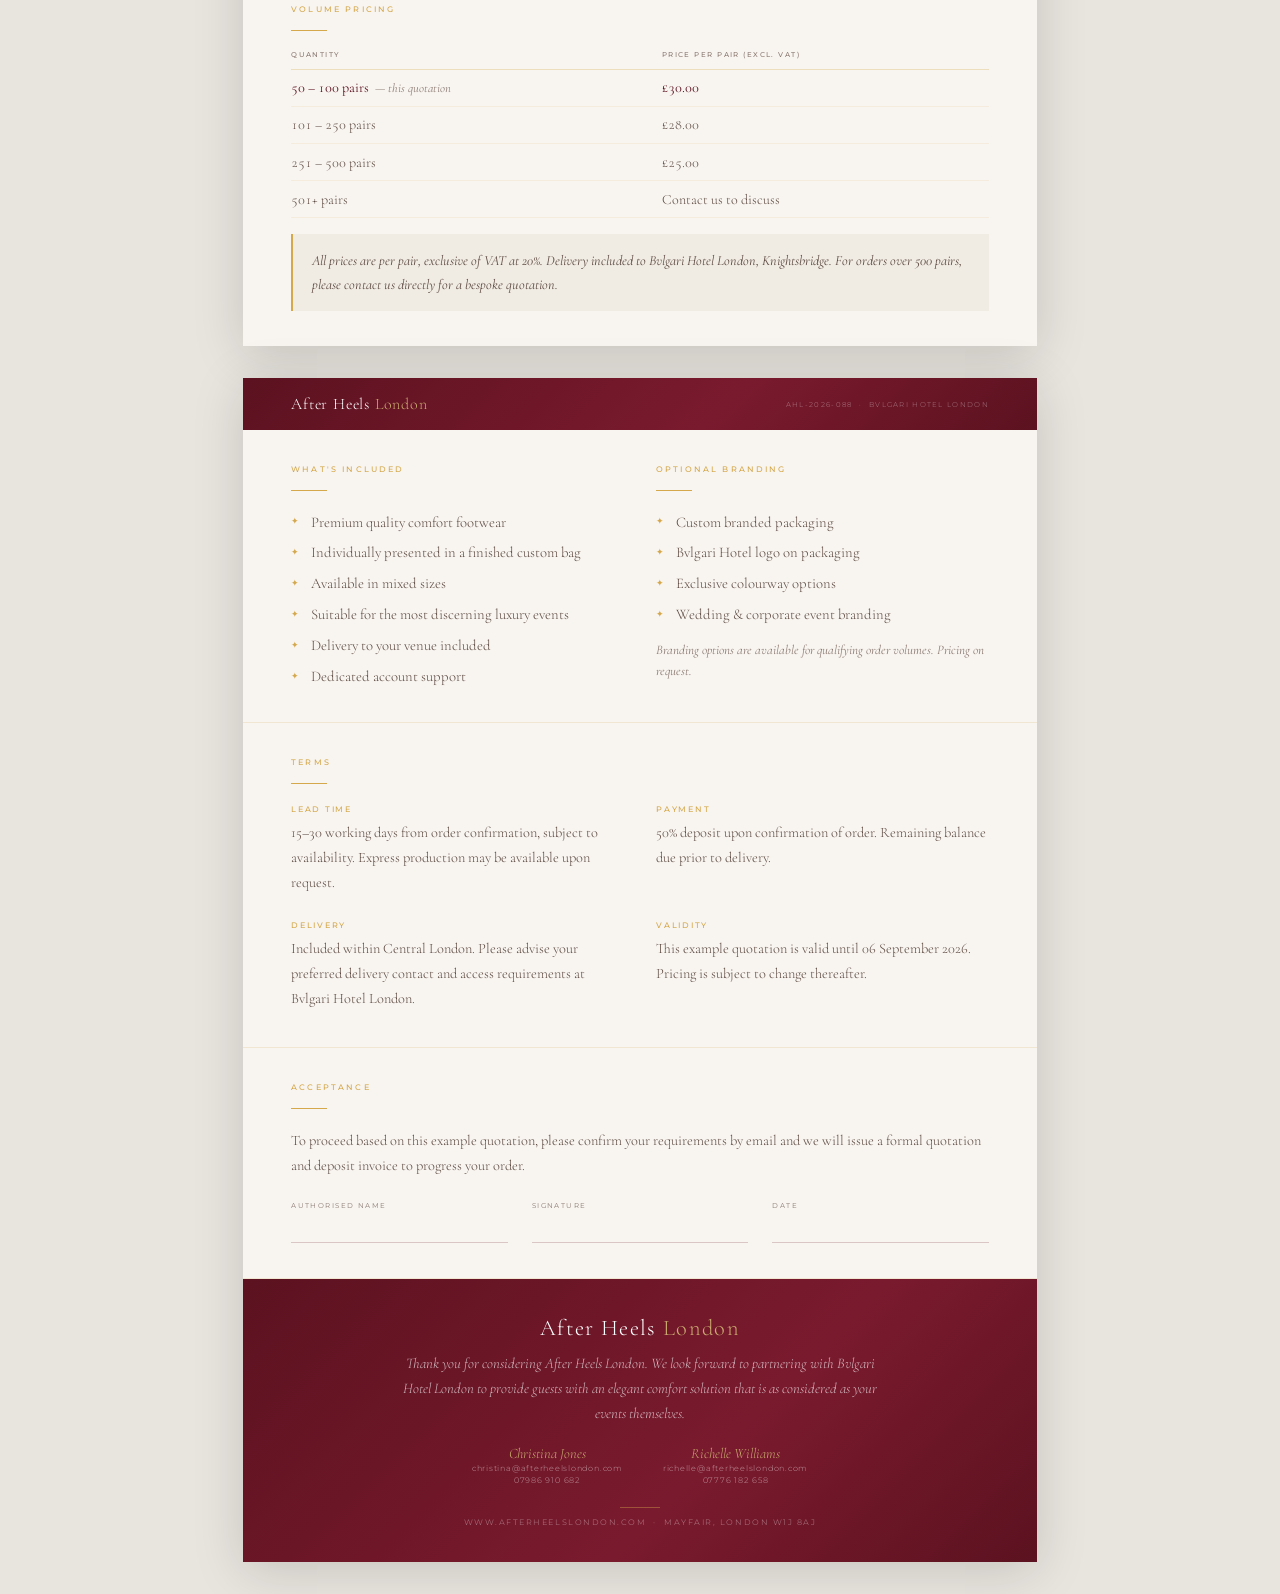
<file: proposal-bulgari.html>
<!DOCTYPE html>
<html lang="en">
<head>
<meta charset="UTF-8" />
<title>After Heels London — Sales Proposal — Bvlgari Hotel London</title>
<style>
  @import url('https://fonts.googleapis.com/css2?family=Cormorant+Garamond:ital,wght@0,300;0,400;0,600;1,300;1,400&family=Montserrat:wght@300;400;500&display=swap');

  :root {
    --burgundy:      #5C1220;
    --burgundy-mid:  #7A1A2E;
    --gold:          #C9A96E;
    --gold-rule:     #D4A84B;
    --ivory:         #F8F4EF;
    --ivory-dark:    #F0EBE3;
    --text:          #2C2420;
    --text-mid:      #5C4A42;
    --text-light:    #8C7B74;
    --serif:         'Cormorant Garamond', Georgia, serif;
    --sans:          'Montserrat', Arial, sans-serif;
  }

  *, *::before, *::after { box-sizing: border-box; margin: 0; padding: 0; }

  body {
    background: #E8E4DE;
    font-family: var(--serif);
    color: var(--text);
    -webkit-print-color-adjust: exact;
    print-color-adjust: exact;
  }

  @media print {
    @page { size: A4 portrait; margin: 0; }
    body { background: white; margin: 0; padding: 0; }
    .page {
      box-shadow: none;
      margin: 0 !important;
      padding: 0;
      width: 210mm;
      page-break-after: always;
      break-after: page;
    }
    .page:last-child { page-break-after: avoid; break-after: avoid; }
    .cover-header, .parties, .ref-bar, .section, .page2-header { page-break-inside: avoid; break-inside: avoid; }
    .page2 .section { padding: 2.5rem 3rem; }
    .page2 .pricing-table td { font-size: 1.25rem; padding: 1.6rem 1rem 1.6rem 0; }
    .page2 .pricing-table th { font-size: 0.65rem; padding-bottom: 1rem; }
    .page2 .desc-small { font-size: 1.05rem; }
    .page2 .total-label { font-size: 0.65rem; }
    .page2 .total-value { font-size: 1.25rem; }
    .page2 .total-row.grand .total-value { font-size: 1.6rem; }
    .page2 .total-row { gap: 4rem; }
    .page2 .pricing-totals { gap: 0.75rem; margin-top: 1.8rem; }
    .page2 .volume-table td { font-size: 1.15rem; padding: 1rem 1.5rem 1rem 0; }
    .page2 .volume-table th { font-size: 0.6rem; padding-bottom: 0.8rem; }
    .page2 .included-note { font-size: 1.05rem; padding: 1.2rem 1.4rem; margin-top: 1.6rem; }
    .page3 .section { padding: 1.6rem 3rem; }
    .page3 .closing { padding: 1.2rem 3rem; }
    .page3 .terms-grid { gap: 1.2rem 2rem; }
    .page3 .feature-list { gap: 0.5rem; }
    .page3 .feature-list li { font-size: 1rem; }
    .page3 .term-body { font-size: 1rem; }
    .page3 .section-label { font-size: 0.56rem; }
    .page3 .intro-text { font-size: 1.05rem; }
  }

  /* ── PAGE SHELL ── */
  .page {
    width: 210mm;
    margin: 2rem auto;
    background: var(--ivory);
    box-shadow: 0 8px 48px rgba(0,0,0,0.15);
    display: flex;
    flex-direction: column;
  }

  /* ── COVER HEADER ── */
  .cover-header {
    background: linear-gradient(135deg, #5C1220 0%, #7A1A2E 60%, #5C1220 100%);
    padding: 2.8rem 3rem 2.4rem;
    display: flex;
    flex-direction: column;
    gap: 0.3rem;
  }

  .cover-brand {
    font-family: var(--serif);
    font-size: 2.2rem;
    font-weight: 300;
    color: #fff;
    letter-spacing: 0.05em;
    line-height: 1.1;
  }

  .cover-brand span { color: var(--gold); }

  .cover-tagline {
    font-family: var(--sans);
    font-size: 0.55rem;
    font-weight: 400;
    letter-spacing: 0.28em;
    text-transform: uppercase;
    color: rgba(255,255,255,0.55);
    margin-top: 0.5rem;
  }

  .cover-doc-title {
    font-family: var(--serif);
    font-size: 1.5rem;
    font-weight: 300;
    font-style: italic;
    color: var(--gold);
    margin-top: 1.6rem;
    letter-spacing: 0.04em;
  }

  /* ── FROM / TO BLOCK ── */
  .parties {
    display: grid;
    grid-template-columns: 1fr 1px 1fr;
    border-bottom: 1px solid rgba(212,168,75,0.25);
  }

  .party {
    padding: 2rem 3rem;
    display: flex;
    flex-direction: column;
    gap: 0.25rem;
  }

  .party-divider {
    background: rgba(212,168,75,0.3);
    margin: 1.5rem 0;
  }

  .party-label {
    font-family: var(--sans);
    font-size: 0.5rem;
    font-weight: 500;
    letter-spacing: 0.28em;
    text-transform: uppercase;
    color: var(--gold-rule);
    margin-bottom: 0.6rem;
  }

  .party-name {
    font-family: var(--serif);
    font-size: 1.35rem;
    font-weight: 300;
    color: var(--burgundy);
    line-height: 1.2;
  }

  .party-role {
    font-family: var(--sans);
    font-size: 0.52rem;
    font-weight: 400;
    letter-spacing: 0.14em;
    text-transform: uppercase;
    color: var(--text-light);
    margin-bottom: 0.5rem;
  }

  .party-detail {
    font-family: var(--serif);
    font-size: 0.88rem;
    font-weight: 300;
    color: var(--text-mid);
    line-height: 1.9;
  }

  /* ── REF BAR ── */
  .ref-bar {
    background: var(--ivory-dark);
    border-bottom: 1px solid rgba(212,168,75,0.2);
    padding: 1.8rem 3rem;
    display: flex;
    justify-content: space-between;
    align-items: center;
  }

  .ref-item {
    display: flex;
    flex-direction: column;
    gap: 0.25rem;
  }

  .ref-label {
    font-family: var(--sans);
    font-size: 0.48rem;
    font-weight: 500;
    letter-spacing: 0.24em;
    text-transform: uppercase;
    color: var(--text-light);
  }

  .ref-value {
    font-family: var(--sans);
    font-size: 0.68rem;
    font-weight: 400;
    color: var(--text);
    letter-spacing: 0.04em;
    font-variant-numeric: tabular-nums;
  }

  /* ── SECTION ── */
  .section {
    padding: 2.2rem 3rem;
    border-bottom: 1px solid rgba(212,168,75,0.18);
  }

  .section:last-of-type { border-bottom: none; }

  .section-label {
    font-family: var(--sans);
    font-size: 0.48rem;
    font-weight: 500;
    letter-spacing: 0.28em;
    text-transform: uppercase;
    color: var(--gold-rule);
    margin-bottom: 1rem;
  }

  .gold-rule {
    display: block;
    width: 36px;
    height: 1px;
    background: var(--gold-rule);
    margin-bottom: 1.2rem;
  }

  /* ── INTRO ── */
  .intro-text {
    font-family: var(--serif);
    font-size: 1.15rem;
    font-weight: 300;
    color: var(--text-mid);
    line-height: 2;
    max-width: 560px;
  }

  /* ── PRICING TABLE ── */
  .pricing-table {
    width: 100%;
    border-collapse: collapse;
    margin-top: 0.5rem;
  }

  .pricing-table thead tr {
    border-bottom: 1px solid var(--gold-rule);
  }

  .pricing-table th {
    font-family: var(--sans);
    font-size: 0.48rem;
    font-weight: 500;
    letter-spacing: 0.2em;
    text-transform: uppercase;
    color: var(--text-light);
    padding: 0 1rem 0.7rem 0;
    text-align: left;
  }

  .pricing-table th:last-child,
  .pricing-table td:last-child { text-align: right; padding-right: 0; }

  .pricing-table tbody tr {
    border-bottom: 1px solid rgba(212,168,75,0.15);
  }

  .pricing-table tbody tr:last-child { border-bottom: none; }

  .pricing-table td {
    font-family: var(--serif);
    font-size: 0.92rem;
    font-weight: 300;
    color: var(--text);
    padding: 0.9rem 1rem 0.9rem 0;
    vertical-align: top;
    font-variant-numeric: tabular-nums;
    line-height: 1.5;
  }

  .pricing-table td.desc-small {
    font-size: 0.78rem;
    color: var(--text-light);
    font-style: italic;
  }

  .pricing-totals {
    margin-top: 1rem;
    border-top: 1px solid var(--gold-rule);
    padding-top: 0.8rem;
    display: flex;
    flex-direction: column;
    align-items: flex-end;
    gap: 0.4rem;
  }

  .total-row {
    display: flex;
    gap: 3rem;
    align-items: baseline;
  }

  .total-label {
    font-family: var(--sans);
    font-size: 0.5rem;
    letter-spacing: 0.2em;
    text-transform: uppercase;
    color: var(--text-light);
  }

  .total-value {
    font-family: var(--serif);
    font-size: 0.95rem;
    font-weight: 300;
    color: var(--text);
    font-variant-numeric: tabular-nums;
    min-width: 90px;
    text-align: right;
  }

  .total-row.grand .total-label { color: var(--burgundy); font-weight: 500; }
  .total-row.grand .total-value { font-size: 1.25rem; color: var(--burgundy); }

  /* ── VOLUME PRICING ── */
  .volume-table {
    width: 100%;
    border-collapse: collapse;
    margin-top: 0.5rem;
  }

  .volume-table th {
    font-family: var(--sans);
    font-size: 0.45rem;
    font-weight: 500;
    letter-spacing: 0.2em;
    text-transform: uppercase;
    color: var(--text-light);
    padding: 0 1.5rem 0.6rem 0;
    text-align: left;
    border-bottom: 1px solid rgba(212,168,75,0.3);
  }

  .volume-table td {
    font-family: var(--serif);
    font-size: 0.88rem;
    font-weight: 300;
    color: var(--text-mid);
    padding: 0.6rem 1.5rem 0.6rem 0;
    border-bottom: 1px solid rgba(212,168,75,0.1);
    font-variant-numeric: tabular-nums;
  }

  .volume-table tr.highlighted td {
    color: var(--burgundy);
    font-weight: 400;
  }

  /* ── INCLUDED / BRANDING LISTS ── */
  .feature-list {
    list-style: none;
    display: flex;
    flex-direction: column;
    gap: 0.55rem;
    margin-top: 0.5rem;
  }

  .feature-list li {
    font-family: var(--serif);
    font-size: 0.92rem;
    font-weight: 300;
    color: var(--text-mid);
    display: flex;
    align-items: flex-start;
    gap: 0.75rem;
    line-height: 1.5;
  }

  .feature-list li::before {
    content: '✦';
    font-size: 0.55rem;
    color: var(--gold-rule);
    margin-top: 0.3rem;
    flex-shrink: 0;
  }

  /* ── TWO COLUMN ── */
  .two-col {
    display: grid;
    grid-template-columns: 1fr 1fr;
    gap: 2rem;
  }

  /* ── TERMS ── */
  .terms-grid {
    display: grid;
    grid-template-columns: 1fr 1fr;
    gap: 1.5rem 2rem;
    margin-top: 0.5rem;
  }

  .term-item {}

  .term-heading {
    font-family: var(--sans);
    font-size: 0.5rem;
    font-weight: 500;
    letter-spacing: 0.22em;
    text-transform: uppercase;
    color: var(--gold-rule);
    margin-bottom: 0.4rem;
  }

  .term-body {
    font-family: var(--serif);
    font-size: 0.9rem;
    font-weight: 300;
    color: var(--text-mid);
    line-height: 1.75;
  }

  /* ── ACCEPTANCE ── */
  .acceptance-grid {
    display: grid;
    grid-template-columns: 1fr 1fr 1fr;
    gap: 1.5rem;
    margin-top: 1rem;
  }

  .acceptance-field {
    border-bottom: 1px solid rgba(92,18,32,0.2);
    padding-bottom: 2rem;
  }

  .acceptance-label {
    font-family: var(--sans);
    font-size: 0.45rem;
    font-weight: 400;
    letter-spacing: 0.2em;
    text-transform: uppercase;
    color: var(--text-light);
    margin-top: 0.4rem;
    display: block;
  }

  /* ── CLOSING ── */
  .closing {
    background: linear-gradient(135deg, #5C1220 0%, #7A1A2E 60%, #5C1220 100%);
    padding: 2.2rem 3rem;
    margin-top: auto;
    text-align: center;
  }

  .closing-brand {
    font-family: var(--serif);
    font-size: 1.4rem;
    font-weight: 300;
    color: #fff;
    letter-spacing: 0.06em;
  }

  .closing-brand span { color: var(--gold); }

  .closing-message {
    font-family: var(--serif);
    font-size: 0.92rem;
    font-weight: 300;
    font-style: italic;
    color: rgba(255,255,255,0.7);
    margin-top: 0.6rem;
    line-height: 1.7;
    max-width: 480px;
    margin-left: auto;
    margin-right: auto;
  }

  .closing-contacts {
    margin-top: 1.2rem;
    display: flex;
    justify-content: center;
    gap: 2.5rem;
  }

  .closing-contact {
    display: flex;
    flex-direction: column;
    gap: 0.15rem;
  }

  .closing-contact-name {
    font-family: var(--serif);
    font-size: 0.9rem;
    font-style: italic;
    color: var(--gold);
    font-weight: 300;
  }

  .closing-contact-detail {
    font-family: var(--sans);
    font-size: 0.48rem;
    font-weight: 300;
    letter-spacing: 0.1em;
    color: rgba(255,255,255,0.55);
  }

  .closing-rule {
    width: 40px;
    height: 1px;
    background: rgba(212,168,75,0.4);
    margin: 1.4rem auto 0;
  }

  .closing-web {
    font-family: var(--sans);
    font-size: 0.48rem;
    letter-spacing: 0.2em;
    text-transform: uppercase;
    color: rgba(255,255,255,0.35);
    margin-top: 0.6rem;
  }

  /* ── PAGE 2 HEADER ── */
  .page2-header {
    background: linear-gradient(135deg, #5C1220 0%, #7A1A2E 60%, #5C1220 100%);
    padding: 1rem 3rem;
    display: flex;
    align-items: center;
    justify-content: space-between;
  }

  .page2-brand {
    font-family: var(--serif);
    font-size: 1rem;
    font-weight: 300;
    color: #fff;
    letter-spacing: 0.05em;
  }

  .page2-brand span { color: var(--gold); }

  .page2-ref {
    font-family: var(--sans);
    font-size: 0.45rem;
    font-weight: 300;
    letter-spacing: 0.18em;
    text-transform: uppercase;
    color: rgba(255,255,255,0.45);
  }

  /* ── WHAT'S INCLUDED HIGHLIGHT ── */
  .included-note {
    background: var(--ivory-dark);
    border-left: 2px solid var(--gold-rule);
    padding: 0.9rem 1.2rem;
    margin-top: 1rem;
    font-family: var(--serif);
    font-size: 0.88rem;
    font-style: italic;
    color: var(--text-mid);
    line-height: 1.7;
  }
</style>
</head>
<body>

<!-- ══════════════════════════════════
     PAGE 1
══════════════════════════════════ -->
<div class="page">

  <!-- Cover Header -->
  <div class="cover-header">
    <div class="cover-brand">After Heels <span>London</span></div>
    <div class="cover-tagline">Elegant Comfort Footwear &nbsp;·&nbsp; Weddings &nbsp;·&nbsp; Events &nbsp;·&nbsp; Luxury Hospitality</div>
    <div class="cover-doc-title">Sales Proposal &amp; Example Quotation</div>
  </div>

  <!-- From / To -->
  <div class="parties">
    <div class="party">
      <div class="party-label">Prepared for</div>
      <div class="party-name">Cecelia Quino</div>
      <div class="party-role">Head of Events · Bvlgari Hotel London</div>
      <div class="party-detail">
        Bvlgari Hotel London<br />
        171 Knightsbridge<br />
        London, SW7 1DW
      </div>
    </div>
    <div class="party-divider"></div>
    <div class="party">
      <div class="party-label">Prepared by</div>
      <div class="party-name">After Heels London</div>
      <div class="party-role">Co-Founders</div>
      <div class="party-detail">
        Christina Jones<br />
        christina@afterheelslondon.com<br />
        07986 910 682<br />
        <br />
        Richelle Williams<br />
        richelle@afterheelslondon.com<br />
        07776 182 658<br />
        <br />
        Mayfair, London, W1J 8AJ<br />
        www.afterheelslondon.com
      </div>
    </div>
  </div>

  <!-- Ref Bar -->
  <div class="ref-bar">
    <div class="ref-item">
      <div class="ref-label">Quotation Ref</div>
      <div class="ref-value">AHL-2026-088</div>
    </div>
    <div class="ref-item">
      <div class="ref-label">Date</div>
      <div class="ref-value">06 August 2026</div>
    </div>
    <div class="ref-item">
      <div class="ref-label">Valid Until</div>
      <div class="ref-value">06 September 2026</div>
    </div>
    <div class="ref-item">
      <div class="ref-label">Prepared Following</div>
      <div class="ref-value">Meeting with Enrique Redondo &amp; the Events Team</div>
    </div>
  </div>

  <!-- Intro -->
  <div class="section">
    <div class="section-label">Introduction</div>
    <span class="gold-rule"></span>
    <p class="intro-text">
      Thank you for the opportunity to meet with Enrique Redondo and your events team. We very much enjoyed our conversation and were delighted to introduce After Heels London to Bvlgari Hotel London.<br /><br />
      Following that meeting, we are pleased to present this proposal, outlining our product offering, pricing, and partnership terms tailored specifically for Bvlgari Hotel London.
    </p>
  </div>

</div>

<!-- ══════════════════════════════════
     PAGE 2 — QUOTATION
══════════════════════════════════ -->
<div class="page page2">

  <div class="page2-header">
    <div class="page2-brand">After Heels <span>London</span></div>
    <div class="page2-ref">AHL-2026-088 &nbsp;·&nbsp; Bvlgari Hotel London</div>
  </div>

  <!-- Pricing -->
  <div class="section">
    <div class="section-label">Example Quotation</div>
    <span class="gold-rule"></span>
    <table class="pricing-table">
      <thead>
        <tr>
          <th style="width:50%">Product &amp; Description</th>
          <th style="width:17%;text-align:right;padding-right:1rem">Unit Price</th>
          <th style="width:10%;text-align:right;padding-right:1rem">Qty</th>
          <th style="width:13%">Total</th>
        </tr>
      </thead>
      <tbody>
        <tr>
          <td>
            <strong style="font-weight:400;color:var(--text)">After Heels London — Premium Comfort Footwear</strong><br />
            <span class="desc-small">Luxury comfort footwear, individually packaged in a beautifully finished custom bag. Available in mixed sizes across the Soft &amp; Classic collections.</span>
          </td>
          <td style="text-align:right;padding-right:1rem">£30.00</td>
          <td style="text-align:right;padding-right:1rem">100</td>
          <td>£3,000.00</td>
        </tr>
      </tbody>
    </table>
    <div class="pricing-totals">
      <div class="total-row">
        <span class="total-label">Subtotal</span>
        <span class="total-value">£3,000.00</span>
      </div>
      <div class="total-row">
        <span class="total-label">VAT (20%)</span>
        <span class="total-value">£600.00</span>
      </div>
      <div class="total-row">
        <span class="total-label">Delivery</span>
        <span class="total-value">Included</span>
      </div>
      <div class="total-row grand">
        <span class="total-label">Total</span>
        <span class="total-value">£3,600.00</span>
      </div>
    </div>
  </div>

  <!-- Volume pricing -->
  <div class="section">
    <div class="section-label">Volume Pricing</div>
    <span class="gold-rule"></span>
    <table class="volume-table">
      <thead>
        <tr>
          <th>Quantity</th>
          <th>Price per Pair (excl. VAT)</th>
        </tr>
      </thead>
      <tbody>
        <tr class="highlighted"><td>50 – 100 pairs &nbsp;<em style="font-size:0.78rem;color:#8C7B74;">— this quotation</em></td><td>£30.00</td></tr>
        <tr><td>101 – 250 pairs</td><td>£28.00</td></tr>
        <tr><td>251 – 500 pairs</td><td>£25.00</td></tr>
        <tr><td>501+ pairs</td><td>Contact us to discuss</td></tr>
      </tbody>
    </table>
    <div class="included-note">
      All prices are per pair, exclusive of VAT at 20%. Delivery included to Bvlgari Hotel London, Knightsbridge. For orders over 500 pairs, please contact us directly for a bespoke quotation.
    </div>
  </div>

</div>

<!-- ══════════════════════════════════
     PAGE 3 — DETAILS & ACCEPTANCE
══════════════════════════════════ -->
<div class="page page3">

  <div class="page2-header">
    <div class="page2-brand">After Heels <span>London</span></div>
    <div class="page2-ref">AHL-2026-088 &nbsp;·&nbsp; Bvlgari Hotel London</div>
  </div>

  <!-- What's Included + Optional Branding -->
  <div class="section">
    <div class="two-col">
      <div>
        <div class="section-label">What's Included</div>
        <span class="gold-rule"></span>
        <ul class="feature-list">
          <li>Premium quality comfort footwear</li>
          <li>Individually presented in a finished custom bag</li>
          <li>Available in mixed sizes</li>
          <li>Suitable for the most discerning luxury events</li>
          <li>Delivery to your venue included</li>
          <li>Dedicated account support</li>
        </ul>
      </div>
      <div>
        <div class="section-label">Optional Branding</div>
        <span class="gold-rule"></span>
        <ul class="feature-list">
          <li>Custom branded packaging</li>
          <li>Bvlgari Hotel logo on packaging</li>
          <li>Exclusive colourway options</li>
          <li>Wedding &amp; corporate event branding</li>
        </ul>
        <p style="font-family:var(--serif);font-size:0.82rem;font-style:italic;color:var(--text-light);margin-top:0.9rem;line-height:1.6;">
          Branding options are available for qualifying order volumes. Pricing on request.
        </p>
      </div>
    </div>
  </div>

  <!-- Terms -->
  <div class="section">
    <div class="section-label">Terms</div>
    <span class="gold-rule"></span>
    <div class="terms-grid">
      <div class="term-item">
        <div class="term-heading">Lead Time</div>
        <div class="term-body">15–30 working days from order confirmation, subject to availability. Express production may be available upon request.</div>
      </div>
      <div class="term-item">
        <div class="term-heading">Payment</div>
        <div class="term-body">50% deposit upon confirmation of order. Remaining balance due prior to delivery.</div>
      </div>
      <div class="term-item">
        <div class="term-heading">Delivery</div>
        <div class="term-body">Included within Central London. Please advise your preferred delivery contact and access requirements at Bvlgari Hotel London.</div>
      </div>
      <div class="term-item">
        <div class="term-heading">Validity</div>
        <div class="term-body">This example quotation is valid until 06 September 2026. Pricing is subject to change thereafter.</div>
      </div>
    </div>
  </div>

  <!-- Acceptance -->
  <div class="section">
    <div class="section-label">Acceptance</div>
    <span class="gold-rule"></span>
    <p style="font-family:var(--serif);font-size:0.9rem;font-weight:300;color:var(--text-mid);line-height:1.75;">
      To proceed based on this example quotation, please confirm your requirements by email and we will issue a formal quotation and deposit invoice to progress your order.
    </p>
    <div class="acceptance-grid">
      <div class="acceptance-field">
        <span class="acceptance-label">Authorised Name</span>
      </div>
      <div class="acceptance-field">
        <span class="acceptance-label">Signature</span>
      </div>
      <div class="acceptance-field">
        <span class="acceptance-label">Date</span>
      </div>
    </div>
  </div>

  <!-- Closing -->
  <div class="closing">
    <div class="closing-brand">After Heels <span>London</span></div>
    <div class="closing-message">
      Thank you for considering After Heels London. We look forward to partnering with Bvlgari Hotel London to provide guests with an elegant comfort solution that is as considered as your events themselves.
    </div>
    <div class="closing-contacts">
      <div class="closing-contact">
        <div class="closing-contact-name">Christina Jones</div>
        <div class="closing-contact-detail">christina@afterheelslondon.com</div>
        <div class="closing-contact-detail">07986 910 682</div>
      </div>
      <div class="closing-contact">
        <div class="closing-contact-name">Richelle Williams</div>
        <div class="closing-contact-detail">richelle@afterheelslondon.com</div>
        <div class="closing-contact-detail">07776 182 658</div>
      </div>
    </div>
    <div class="closing-rule"></div>
    <div class="closing-web">www.afterheelslondon.com &nbsp;·&nbsp; Mayfair, London W1J 8AJ</div>
  </div>

</div>

</body>
</html>
</file>
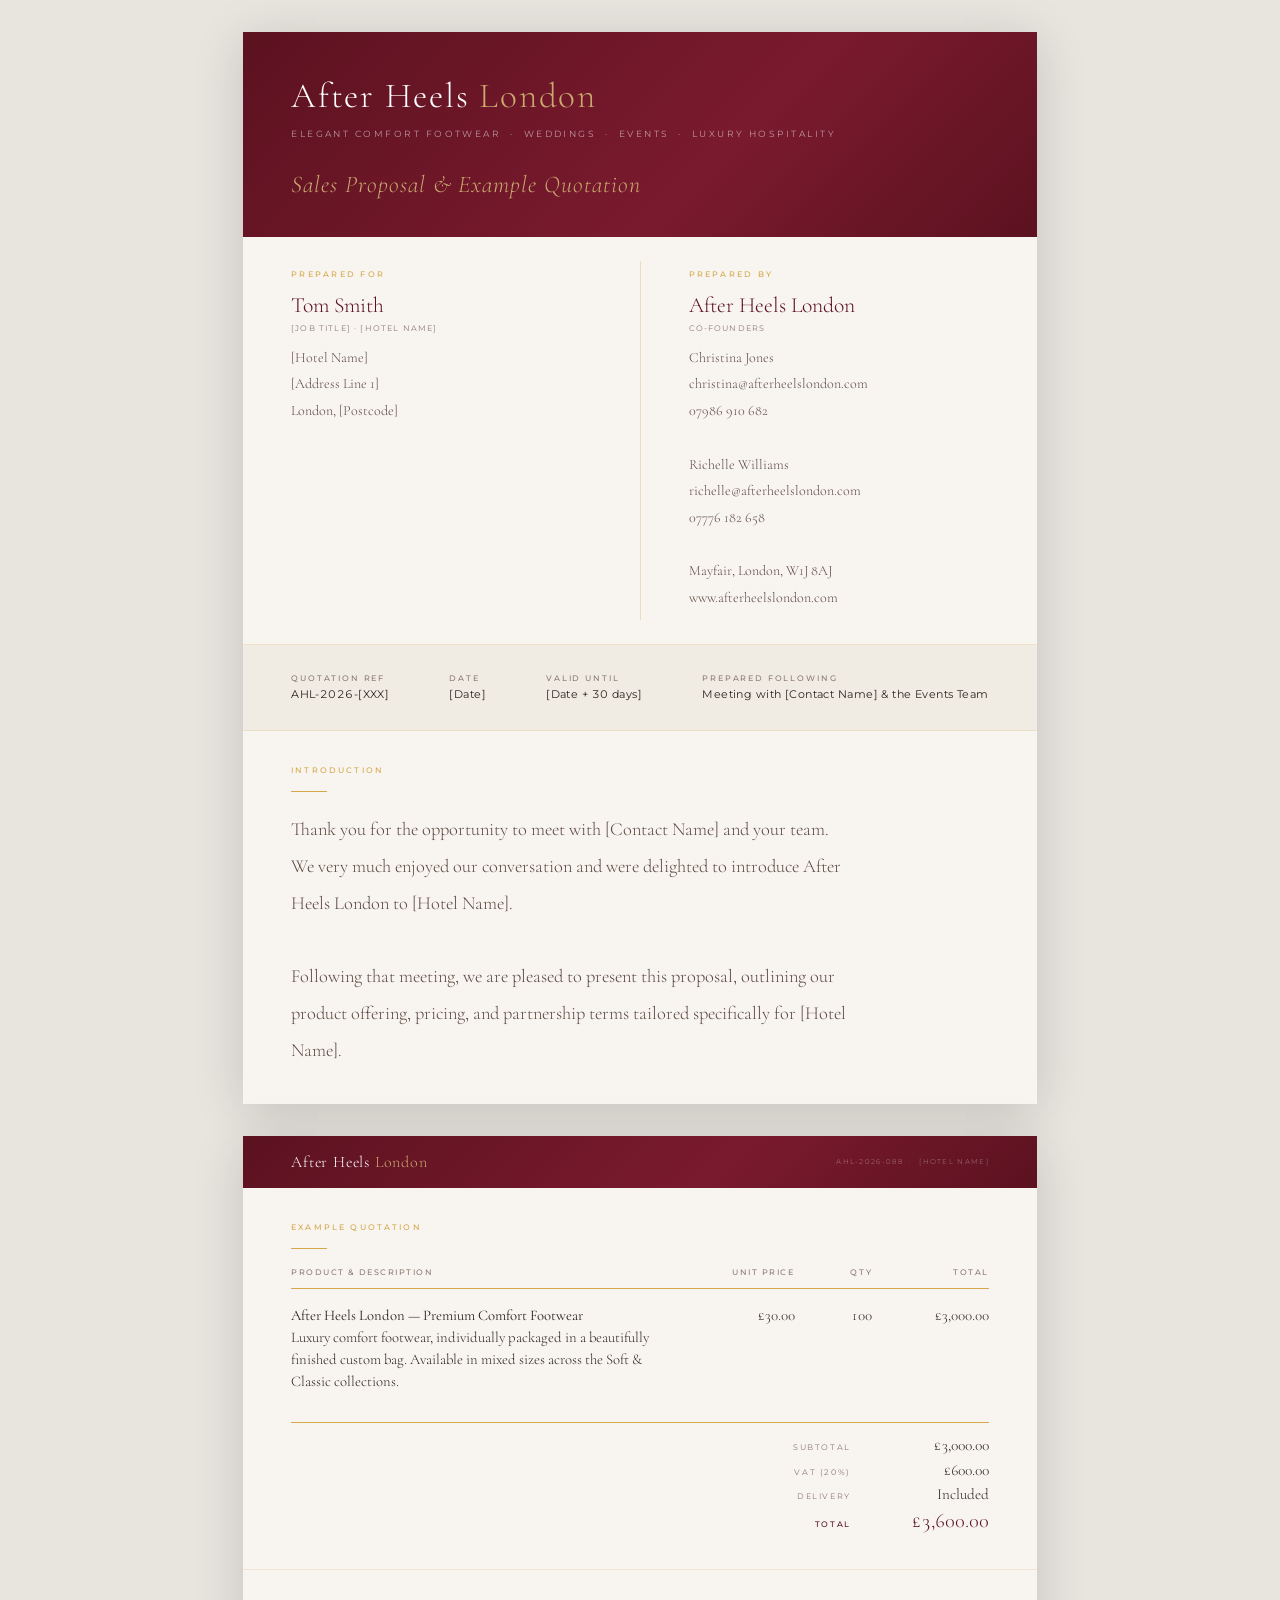
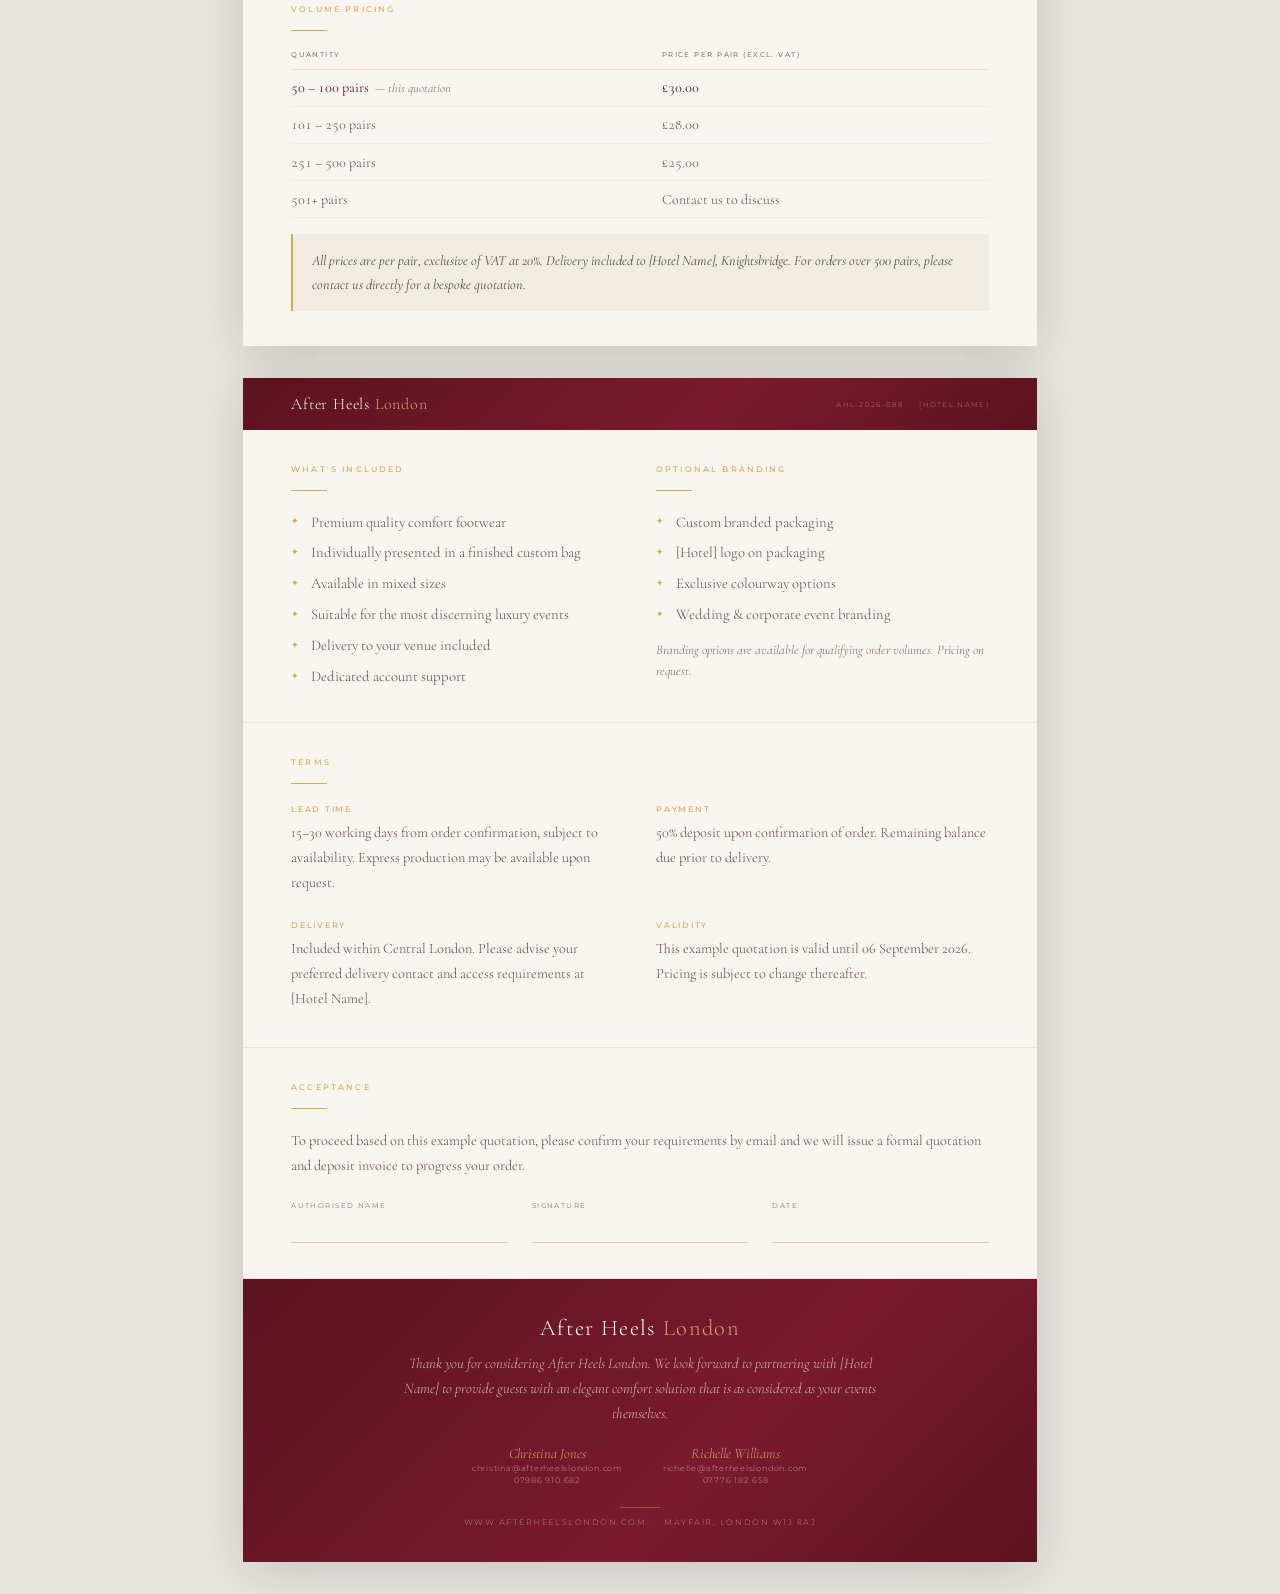
<file: proposal-template.html>
<!DOCTYPE html>
<html lang="en">
<head>
<meta charset="UTF-8" />
<title>After Heels London — Sales Proposal — [Hotel Name]</title>
<style>
  @import url('https://fonts.googleapis.com/css2?family=Cormorant+Garamond:ital,wght@0,300;0,400;0,600;1,300;1,400&family=Montserrat:wght@300;400;500&display=swap');

  :root {
    --burgundy:      #5C1220;
    --burgundy-mid:  #7A1A2E;
    --gold:          #C9A96E;
    --gold-rule:     #D4A84B;
    --ivory:         #F8F4EF;
    --ivory-dark:    #F0EBE3;
    --text:          #2C2420;
    --text-mid:      #5C4A42;
    --text-light:    #8C7B74;
    --serif:         'Cormorant Garamond', Georgia, serif;
    --sans:          'Montserrat', Arial, sans-serif;
  }

  *, *::before, *::after { box-sizing: border-box; margin: 0; padding: 0; }

  body {
    background: #E8E4DE;
    font-family: var(--serif);
    color: var(--text);
    -webkit-print-color-adjust: exact;
    print-color-adjust: exact;
  }

  @media print {
    @page { size: A4 portrait; margin: 0; }
    body { background: white; margin: 0; padding: 0; }
    .page {
      box-shadow: none;
      margin: 0 !important;
      padding: 0;
      width: 210mm;
      page-break-after: always;
      break-after: page;
    }
    .page:last-child { page-break-after: avoid; break-after: avoid; }
    .cover-header, .parties, .ref-bar, .section, .page2-header { page-break-inside: avoid; break-inside: avoid; }
    .page2 .section { padding: 2.5rem 3rem; }
    .page2 .pricing-table td { font-size: 1.25rem; padding: 1.6rem 1rem 1.6rem 0; }
    .page2 .pricing-table th { font-size: 0.65rem; padding-bottom: 1rem; }
    .page2 .desc-small { font-size: 1.05rem; }
    .page2 .total-label { font-size: 0.65rem; }
    .page2 .total-value { font-size: 1.25rem; }
    .page2 .total-row.grand .total-value { font-size: 1.6rem; }
    .page2 .total-row { gap: 4rem; }
    .page2 .pricing-totals { gap: 0.75rem; margin-top: 1.8rem; }
    .page2 .volume-table td { font-size: 1.15rem; padding: 1rem 1.5rem 1rem 0; }
    .page2 .volume-table th { font-size: 0.6rem; padding-bottom: 0.8rem; }
    .page2 .included-note { font-size: 1.05rem; padding: 1.2rem 1.4rem; margin-top: 1.6rem; }
    .page3 .section { padding: 1.6rem 3rem; }
    .page3 .closing { padding: 1.2rem 3rem; }
    .page3 .terms-grid { gap: 1.2rem 2rem; }
    .page3 .feature-list { gap: 0.5rem; }
    .page3 .feature-list li { font-size: 1rem; }
    .page3 .term-body { font-size: 1rem; }
    .page3 .section-label { font-size: 0.56rem; }
    .page3 .intro-text { font-size: 1.05rem; }
  }

  /* ── PAGE SHELL ── */
  .page {
    width: 210mm;
    margin: 2rem auto;
    background: var(--ivory);
    box-shadow: 0 8px 48px rgba(0,0,0,0.15);
    display: flex;
    flex-direction: column;
  }

  /* ── COVER HEADER ── */
  .cover-header {
    background: linear-gradient(135deg, #5C1220 0%, #7A1A2E 60%, #5C1220 100%);
    padding: 2.8rem 3rem 2.4rem;
    display: flex;
    flex-direction: column;
    gap: 0.3rem;
  }

  .cover-brand {
    font-family: var(--serif);
    font-size: 2.2rem;
    font-weight: 300;
    color: #fff;
    letter-spacing: 0.05em;
    line-height: 1.1;
  }

  .cover-brand span { color: var(--gold); }

  .cover-tagline {
    font-family: var(--sans);
    font-size: 0.55rem;
    font-weight: 400;
    letter-spacing: 0.28em;
    text-transform: uppercase;
    color: rgba(255,255,255,0.55);
    margin-top: 0.5rem;
  }

  .cover-doc-title {
    font-family: var(--serif);
    font-size: 1.5rem;
    font-weight: 300;
    font-style: italic;
    color: var(--gold);
    margin-top: 1.6rem;
    letter-spacing: 0.04em;
  }

  /* ── FROM / TO BLOCK ── */
  .parties {
    display: grid;
    grid-template-columns: 1fr 1px 1fr;
    border-bottom: 1px solid rgba(212,168,75,0.25);
  }

  .party {
    padding: 2rem 3rem;
    display: flex;
    flex-direction: column;
    gap: 0.25rem;
  }

  .party-divider {
    background: rgba(212,168,75,0.3);
    margin: 1.5rem 0;
  }

  .party-label {
    font-family: var(--sans);
    font-size: 0.5rem;
    font-weight: 500;
    letter-spacing: 0.28em;
    text-transform: uppercase;
    color: var(--gold-rule);
    margin-bottom: 0.6rem;
  }

  .party-name {
    font-family: var(--serif);
    font-size: 1.35rem;
    font-weight: 300;
    color: var(--burgundy);
    line-height: 1.2;
  }

  .party-role {
    font-family: var(--sans);
    font-size: 0.52rem;
    font-weight: 400;
    letter-spacing: 0.14em;
    text-transform: uppercase;
    color: var(--text-light);
    margin-bottom: 0.5rem;
  }

  .party-detail {
    font-family: var(--serif);
    font-size: 0.88rem;
    font-weight: 300;
    color: var(--text-mid);
    line-height: 1.9;
  }

  /* ── REF BAR ── */
  .ref-bar {
    background: var(--ivory-dark);
    border-bottom: 1px solid rgba(212,168,75,0.2);
    padding: 1.8rem 3rem;
    display: flex;
    justify-content: space-between;
    align-items: center;
  }

  .ref-item {
    display: flex;
    flex-direction: column;
    gap: 0.25rem;
  }

  .ref-label {
    font-family: var(--sans);
    font-size: 0.48rem;
    font-weight: 500;
    letter-spacing: 0.24em;
    text-transform: uppercase;
    color: var(--text-light);
  }

  .ref-value {
    font-family: var(--sans);
    font-size: 0.68rem;
    font-weight: 400;
    color: var(--text);
    letter-spacing: 0.04em;
    font-variant-numeric: tabular-nums;
  }

  /* ── SECTION ── */
  .section {
    padding: 2.2rem 3rem;
    border-bottom: 1px solid rgba(212,168,75,0.18);
  }

  .section:last-of-type { border-bottom: none; }

  .section-label {
    font-family: var(--sans);
    font-size: 0.48rem;
    font-weight: 500;
    letter-spacing: 0.28em;
    text-transform: uppercase;
    color: var(--gold-rule);
    margin-bottom: 1rem;
  }

  .gold-rule {
    display: block;
    width: 36px;
    height: 1px;
    background: var(--gold-rule);
    margin-bottom: 1.2rem;
  }

  /* ── INTRO ── */
  .intro-text {
    font-family: var(--serif);
    font-size: 1.15rem;
    font-weight: 300;
    color: var(--text-mid);
    line-height: 2;
    max-width: 560px;
  }

  /* ── PRICING TABLE ── */
  .pricing-table {
    width: 100%;
    border-collapse: collapse;
    margin-top: 0.5rem;
  }

  .pricing-table thead tr {
    border-bottom: 1px solid var(--gold-rule);
  }

  .pricing-table th {
    font-family: var(--sans);
    font-size: 0.48rem;
    font-weight: 500;
    letter-spacing: 0.2em;
    text-transform: uppercase;
    color: var(--text-light);
    padding: 0 1rem 0.7rem 0;
    text-align: left;
  }

  .pricing-table th:last-child,
  .pricing-table td:last-child { text-align: right; padding-right: 0; }

  .pricing-table tbody tr {
    border-bottom: 1px solid rgba(212,168,75,0.15);
  }

  .pricing-table tbody tr:last-child { border-bottom: none; }

  .pricing-table td {
    font-family: var(--serif);
    font-size: 0.92rem;
    font-weight: 300;
    color: var(--text);
    padding: 0.9rem 1rem 0.9rem 0;
    vertical-align: top;
    font-variant-numeric: tabular-nums;
    line-height: 1.5;
  }

  .pricing-table td.desc-small {
    font-size: 0.78rem;
    color: var(--text-light);
    font-style: italic;
  }

  .pricing-totals {
    margin-top: 1rem;
    border-top: 1px solid var(--gold-rule);
    padding-top: 0.8rem;
    display: flex;
    flex-direction: column;
    align-items: flex-end;
    gap: 0.4rem;
  }

  .total-row {
    display: flex;
    gap: 3rem;
    align-items: baseline;
  }

  .total-label {
    font-family: var(--sans);
    font-size: 0.5rem;
    letter-spacing: 0.2em;
    text-transform: uppercase;
    color: var(--text-light);
  }

  .total-value {
    font-family: var(--serif);
    font-size: 0.95rem;
    font-weight: 300;
    color: var(--text);
    font-variant-numeric: tabular-nums;
    min-width: 90px;
    text-align: right;
  }

  .total-row.grand .total-label { color: var(--burgundy); font-weight: 500; }
  .total-row.grand .total-value { font-size: 1.25rem; color: var(--burgundy); }

  /* ── VOLUME PRICING ── */
  .volume-table {
    width: 100%;
    border-collapse: collapse;
    margin-top: 0.5rem;
  }

  .volume-table th {
    font-family: var(--sans);
    font-size: 0.45rem;
    font-weight: 500;
    letter-spacing: 0.2em;
    text-transform: uppercase;
    color: var(--text-light);
    padding: 0 1.5rem 0.6rem 0;
    text-align: left;
    border-bottom: 1px solid rgba(212,168,75,0.3);
  }

  .volume-table td {
    font-family: var(--serif);
    font-size: 0.88rem;
    font-weight: 300;
    color: var(--text-mid);
    padding: 0.6rem 1.5rem 0.6rem 0;
    border-bottom: 1px solid rgba(212,168,75,0.1);
    font-variant-numeric: tabular-nums;
  }

  .volume-table tr.highlighted td {
    color: var(--burgundy);
    font-weight: 400;
  }

  /* ── INCLUDED / BRANDING LISTS ── */
  .feature-list {
    list-style: none;
    display: flex;
    flex-direction: column;
    gap: 0.55rem;
    margin-top: 0.5rem;
  }

  .feature-list li {
    font-family: var(--serif);
    font-size: 0.92rem;
    font-weight: 300;
    color: var(--text-mid);
    display: flex;
    align-items: flex-start;
    gap: 0.75rem;
    line-height: 1.5;
  }

  .feature-list li::before {
    content: '✦';
    font-size: 0.55rem;
    color: var(--gold-rule);
    margin-top: 0.3rem;
    flex-shrink: 0;
  }

  /* ── TWO COLUMN ── */
  .two-col {
    display: grid;
    grid-template-columns: 1fr 1fr;
    gap: 2rem;
  }

  /* ── TERMS ── */
  .terms-grid {
    display: grid;
    grid-template-columns: 1fr 1fr;
    gap: 1.5rem 2rem;
    margin-top: 0.5rem;
  }

  .term-item {}

  .term-heading {
    font-family: var(--sans);
    font-size: 0.5rem;
    font-weight: 500;
    letter-spacing: 0.22em;
    text-transform: uppercase;
    color: var(--gold-rule);
    margin-bottom: 0.4rem;
  }

  .term-body {
    font-family: var(--serif);
    font-size: 0.9rem;
    font-weight: 300;
    color: var(--text-mid);
    line-height: 1.75;
  }

  /* ── ACCEPTANCE ── */
  .acceptance-grid {
    display: grid;
    grid-template-columns: 1fr 1fr 1fr;
    gap: 1.5rem;
    margin-top: 1rem;
  }

  .acceptance-field {
    border-bottom: 1px solid rgba(92,18,32,0.2);
    padding-bottom: 2rem;
  }

  .acceptance-label {
    font-family: var(--sans);
    font-size: 0.45rem;
    font-weight: 400;
    letter-spacing: 0.2em;
    text-transform: uppercase;
    color: var(--text-light);
    margin-top: 0.4rem;
    display: block;
  }

  /* ── CLOSING ── */
  .closing {
    background: linear-gradient(135deg, #5C1220 0%, #7A1A2E 60%, #5C1220 100%);
    padding: 2.2rem 3rem;
    margin-top: auto;
    text-align: center;
  }

  .closing-brand {
    font-family: var(--serif);
    font-size: 1.4rem;
    font-weight: 300;
    color: #fff;
    letter-spacing: 0.06em;
  }

  .closing-brand span { color: var(--gold); }

  .closing-message {
    font-family: var(--serif);
    font-size: 0.92rem;
    font-weight: 300;
    font-style: italic;
    color: rgba(255,255,255,0.7);
    margin-top: 0.6rem;
    line-height: 1.7;
    max-width: 480px;
    margin-left: auto;
    margin-right: auto;
  }

  .closing-contacts {
    margin-top: 1.2rem;
    display: flex;
    justify-content: center;
    gap: 2.5rem;
  }

  .closing-contact {
    display: flex;
    flex-direction: column;
    gap: 0.15rem;
  }

  .closing-contact-name {
    font-family: var(--serif);
    font-size: 0.9rem;
    font-style: italic;
    color: var(--gold);
    font-weight: 300;
  }

  .closing-contact-detail {
    font-family: var(--sans);
    font-size: 0.48rem;
    font-weight: 300;
    letter-spacing: 0.1em;
    color: rgba(255,255,255,0.55);
  }

  .closing-rule {
    width: 40px;
    height: 1px;
    background: rgba(212,168,75,0.4);
    margin: 1.4rem auto 0;
  }

  .closing-web {
    font-family: var(--sans);
    font-size: 0.48rem;
    letter-spacing: 0.2em;
    text-transform: uppercase;
    color: rgba(255,255,255,0.35);
    margin-top: 0.6rem;
  }

  /* ── PAGE 2 HEADER ── */
  .page2-header {
    background: linear-gradient(135deg, #5C1220 0%, #7A1A2E 60%, #5C1220 100%);
    padding: 1rem 3rem;
    display: flex;
    align-items: center;
    justify-content: space-between;
  }

  .page2-brand {
    font-family: var(--serif);
    font-size: 1rem;
    font-weight: 300;
    color: #fff;
    letter-spacing: 0.05em;
  }

  .page2-brand span { color: var(--gold); }

  .page2-ref {
    font-family: var(--sans);
    font-size: 0.45rem;
    font-weight: 300;
    letter-spacing: 0.18em;
    text-transform: uppercase;
    color: rgba(255,255,255,0.45);
  }

  /* ── WHAT'S INCLUDED HIGHLIGHT ── */
  .included-note {
    background: var(--ivory-dark);
    border-left: 2px solid var(--gold-rule);
    padding: 0.9rem 1.2rem;
    margin-top: 1rem;
    font-family: var(--serif);
    font-size: 0.88rem;
    font-style: italic;
    color: var(--text-mid);
    line-height: 1.7;
  }
</style>
</head>
<body>

<!-- ══════════════════════════════════
     PAGE 1
══════════════════════════════════ -->
<div class="page">

  <!-- Cover Header -->
  <div class="cover-header">
    <div class="cover-brand">After Heels <span>London</span></div>
    <div class="cover-tagline">Elegant Comfort Footwear &nbsp;·&nbsp; Weddings &nbsp;·&nbsp; Events &nbsp;·&nbsp; Luxury Hospitality</div>
    <div class="cover-doc-title">Sales Proposal &amp; Example Quotation</div>
  </div>

  <!-- From / To -->
  <div class="parties">
    <div class="party">
      <div class="party-label">Prepared for</div>
      <div class="party-name">Tom Smith</div>
      <div class="party-role">[Job Title] · [Hotel Name]</div>
      <div class="party-detail">
        [Hotel Name]<br />
        [Address Line 1]<br />
        London, [Postcode]
      </div>
    </div>
    <div class="party-divider"></div>
    <div class="party">
      <div class="party-label">Prepared by</div>
      <div class="party-name">After Heels London</div>
      <div class="party-role">Co-Founders</div>
      <div class="party-detail">
        Christina Jones<br />
        christina@afterheelslondon.com<br />
        07986 910 682<br />
        <br />
        Richelle Williams<br />
        richelle@afterheelslondon.com<br />
        07776 182 658<br />
        <br />
        Mayfair, London, W1J 8AJ<br />
        www.afterheelslondon.com
      </div>
    </div>
  </div>

  <!-- Ref Bar -->
  <div class="ref-bar">
    <div class="ref-item">
      <div class="ref-label">Quotation Ref</div>
      <div class="ref-value">AHL-2026-[XXX]</div>
    </div>
    <div class="ref-item">
      <div class="ref-label">Date</div>
      <div class="ref-value">[Date]</div>
    </div>
    <div class="ref-item">
      <div class="ref-label">Valid Until</div>
      <div class="ref-value">[Date + 30 days]</div>
    </div>
    <div class="ref-item">
      <div class="ref-label">Prepared Following</div>
      <div class="ref-value">Meeting with [Contact Name] &amp; the Events Team</div>
    </div>
  </div>

  <!-- Intro -->
  <div class="section">
    <div class="section-label">Introduction</div>
    <span class="gold-rule"></span>
    <p class="intro-text">
      Thank you for the opportunity to meet with [Contact Name] and your team. We very much enjoyed our conversation and were delighted to introduce After Heels London to [Hotel Name].<br /><br />
      Following that meeting, we are pleased to present this proposal, outlining our product offering, pricing, and partnership terms tailored specifically for [Hotel Name].
    </p>
  </div>

</div>

<!-- ══════════════════════════════════
     PAGE 2 — QUOTATION
══════════════════════════════════ -->
<div class="page page2">

  <div class="page2-header">
    <div class="page2-brand">After Heels <span>London</span></div>
    <div class="page2-ref">AHL-2026-088 &nbsp;·&nbsp; [Hotel Name]</div>
  </div>

  <!-- Pricing -->
  <div class="section">
    <div class="section-label">Example Quotation</div>
    <span class="gold-rule"></span>
    <table class="pricing-table">
      <thead>
        <tr>
          <th style="width:50%">Product &amp; Description</th>
          <th style="width:17%;text-align:right;padding-right:1rem">Unit Price</th>
          <th style="width:10%;text-align:right;padding-right:1rem">Qty</th>
          <th style="width:13%">Total</th>
        </tr>
      </thead>
      <tbody>
        <tr>
          <td>
            <strong style="font-weight:400;color:var(--text)">After Heels London — Premium Comfort Footwear</strong><br />
            <span class="desc-small">Luxury comfort footwear, individually packaged in a beautifully finished custom bag. Available in mixed sizes across the Soft &amp; Classic collections.</span>
          </td>
          <td style="text-align:right;padding-right:1rem">£30.00</td>
          <td style="text-align:right;padding-right:1rem">100</td>
          <td>£3,000.00</td>
        </tr>
      </tbody>
    </table>
    <div class="pricing-totals">
      <div class="total-row">
        <span class="total-label">Subtotal</span>
        <span class="total-value">£3,000.00</span>
      </div>
      <div class="total-row">
        <span class="total-label">VAT (20%)</span>
        <span class="total-value">£600.00</span>
      </div>
      <div class="total-row">
        <span class="total-label">Delivery</span>
        <span class="total-value">Included</span>
      </div>
      <div class="total-row grand">
        <span class="total-label">Total</span>
        <span class="total-value">£3,600.00</span>
      </div>
    </div>
  </div>

  <!-- Volume pricing -->
  <div class="section">
    <div class="section-label">Volume Pricing</div>
    <span class="gold-rule"></span>
    <table class="volume-table">
      <thead>
        <tr>
          <th>Quantity</th>
          <th>Price per Pair (excl. VAT)</th>
        </tr>
      </thead>
      <tbody>
        <tr class="highlighted"><td>50 – 100 pairs &nbsp;<em style="font-size:0.78rem;color:#8C7B74;">— this quotation</em></td><td>£30.00</td></tr>
        <tr><td>101 – 250 pairs</td><td>£28.00</td></tr>
        <tr><td>251 – 500 pairs</td><td>£25.00</td></tr>
        <tr><td>501+ pairs</td><td>Contact us to discuss</td></tr>
      </tbody>
    </table>
    <div class="included-note">
      All prices are per pair, exclusive of VAT at 20%. Delivery included to [Hotel Name], Knightsbridge. For orders over 500 pairs, please contact us directly for a bespoke quotation.
    </div>
  </div>

</div>

<!-- ══════════════════════════════════
     PAGE 3 — DETAILS & ACCEPTANCE
══════════════════════════════════ -->
<div class="page page3">

  <div class="page2-header">
    <div class="page2-brand">After Heels <span>London</span></div>
    <div class="page2-ref">AHL-2026-088 &nbsp;·&nbsp; [Hotel Name]</div>
  </div>

  <!-- What's Included + Optional Branding -->
  <div class="section">
    <div class="two-col">
      <div>
        <div class="section-label">What's Included</div>
        <span class="gold-rule"></span>
        <ul class="feature-list">
          <li>Premium quality comfort footwear</li>
          <li>Individually presented in a finished custom bag</li>
          <li>Available in mixed sizes</li>
          <li>Suitable for the most discerning luxury events</li>
          <li>Delivery to your venue included</li>
          <li>Dedicated account support</li>
        </ul>
      </div>
      <div>
        <div class="section-label">Optional Branding</div>
        <span class="gold-rule"></span>
        <ul class="feature-list">
          <li>Custom branded packaging</li>
          <li>[Hotel] logo on packaging</li>
          <li>Exclusive colourway options</li>
          <li>Wedding &amp; corporate event branding</li>
        </ul>
        <p style="font-family:var(--serif);font-size:0.82rem;font-style:italic;color:var(--text-light);margin-top:0.9rem;line-height:1.6;">
          Branding options are available for qualifying order volumes. Pricing on request.
        </p>
      </div>
    </div>
  </div>

  <!-- Terms -->
  <div class="section">
    <div class="section-label">Terms</div>
    <span class="gold-rule"></span>
    <div class="terms-grid">
      <div class="term-item">
        <div class="term-heading">Lead Time</div>
        <div class="term-body">15–30 working days from order confirmation, subject to availability. Express production may be available upon request.</div>
      </div>
      <div class="term-item">
        <div class="term-heading">Payment</div>
        <div class="term-body">50% deposit upon confirmation of order. Remaining balance due prior to delivery.</div>
      </div>
      <div class="term-item">
        <div class="term-heading">Delivery</div>
        <div class="term-body">Included within Central London. Please advise your preferred delivery contact and access requirements at [Hotel Name].</div>
      </div>
      <div class="term-item">
        <div class="term-heading">Validity</div>
        <div class="term-body">This example quotation is valid until 06 September 2026. Pricing is subject to change thereafter.</div>
      </div>
    </div>
  </div>

  <!-- Acceptance -->
  <div class="section">
    <div class="section-label">Acceptance</div>
    <span class="gold-rule"></span>
    <p style="font-family:var(--serif);font-size:0.9rem;font-weight:300;color:var(--text-mid);line-height:1.75;">
      To proceed based on this example quotation, please confirm your requirements by email and we will issue a formal quotation and deposit invoice to progress your order.
    </p>
    <div class="acceptance-grid">
      <div class="acceptance-field">
        <span class="acceptance-label">Authorised Name</span>
      </div>
      <div class="acceptance-field">
        <span class="acceptance-label">Signature</span>
      </div>
      <div class="acceptance-field">
        <span class="acceptance-label">Date</span>
      </div>
    </div>
  </div>

  <!-- Closing -->
  <div class="closing">
    <div class="closing-brand">After Heels <span>London</span></div>
    <div class="closing-message">
      Thank you for considering After Heels London. We look forward to partnering with [Hotel Name] to provide guests with an elegant comfort solution that is as considered as your events themselves.
    </div>
    <div class="closing-contacts">
      <div class="closing-contact">
        <div class="closing-contact-name">Christina Jones</div>
        <div class="closing-contact-detail">christina@afterheelslondon.com</div>
        <div class="closing-contact-detail">07986 910 682</div>
      </div>
      <div class="closing-contact">
        <div class="closing-contact-name">Richelle Williams</div>
        <div class="closing-contact-detail">richelle@afterheelslondon.com</div>
        <div class="closing-contact-detail">07776 182 658</div>
      </div>
    </div>
    <div class="closing-rule"></div>
    <div class="closing-web">www.afterheelslondon.com &nbsp;·&nbsp; Mayfair, London W1J 8AJ</div>
  </div>

</div>

</body>
</html>
</file>
<file: styles.css>
/* ============================================
   AFTER HEELS LONDON — Stylesheet
   Palette: Ivory / Deep Burgundy / Champagne Gold / Action Red
   ============================================ */

:root {
  --ivory:         #FFFFFF;
  --ivory-tint:    #F8F6F3;
  --burgundy:      #6B1A2A;
  --burgundy-deep: #4A0F1C;
  --red-action:    #E10600;
  --red-hover:     #C8102E;
  --gold:          #C9A96E;
  --gold-light:    #DFC08A;
  --text-body:     #2C2420;
  --text-mid:      #5C4A42;
  --text-light:    rgba(253, 251, 247, 0.78);
  --charcoal:      #1C1C1C;
  --white:         #FFFFFF;

  --font-serif:    'Cormorant Garamond', Georgia, serif;
  --font-sans:     'Montserrat', Arial, sans-serif;

  --container-max: 1100px;
  --radius:        2px;
  --transition:    0.3s ease;
}

*, *::before, *::after {
  box-sizing: border-box;
  margin: 0;
  padding: 0;
}

html {
  scroll-behavior: smooth;
}

body {
  font-family: var(--font-sans);
  color: var(--text-body);
  background: var(--ivory);
  -webkit-font-smoothing: antialiased;
}

/* ---- TYPOGRAPHY ---- */

h1, h2, h3 {
  font-family: var(--font-serif);
  font-weight: 400;
  line-height: 1.15;
}

/* ---- LAYOUT ---- */

.container {
  max-width: var(--container-max);
  margin: 0 auto;
  padding: 0 2rem;
}

.section {
  padding: 7rem 2rem;
}

.section-ivory    { background: var(--ivory); }
.section-tint     { background: var(--ivory-tint); }
.section-burgundy { background: var(--burgundy); }
.section-charcoal { background: var(--charcoal); }

.text-center { text-align: center; }

.max-width {
  max-width: 680px;
  margin-left: auto;
  margin-right: auto;
}

/* ---- SECTION LABELS ---- */

.section-label {
  font-family: var(--font-sans);
  font-size: 0.62rem;
  font-weight: 500;
  letter-spacing: 0.25em;
  text-transform: uppercase;
  color: var(--gold);
  margin-bottom: 1rem;
}

/* ---- SECTION HEADINGS ---- */

.section-heading {
  font-size: clamp(2rem, 3.5vw, 3rem);
  color: var(--burgundy);
  margin-bottom: 1.75rem;
  font-weight: 300;
}

.section-heading.on-dark { color: var(--ivory); }

.section-heading em {
  font-style: italic;
  color: var(--gold);
}

/* ---- BODY COPY ---- */

.section-body {
  font-size: 1rem;
  line-height: 1.9;
  color: var(--text-mid);
}

.section-body.on-dark {
  color: var(--text-light);
}

/* ---- GOLD RULE ---- */

.gold-rule {
  display: block;
  width: 48px;
  height: 1px;
  background: var(--gold);
  margin: 1.5rem 0;
}

.gold-rule.centered {
  margin: 1.5rem auto;
}

/* ---- BUTTONS ---- */

.btn-primary {
  display: inline-block;
  font-family: var(--font-sans);
  font-size: 0.68rem;
  font-weight: 500;
  letter-spacing: 0.2em;
  text-transform: uppercase;
  text-decoration: none;
  color: var(--ivory);
  background: #2C2420;
  border: 1px solid #2C2420;
  padding: 1rem 2.6rem;
  border-radius: var(--radius);
  transition: background var(--transition), border-color var(--transition);
  cursor: pointer;
}

.btn-primary:hover {
  background: var(--burgundy);
  border-color: var(--burgundy);
}

.btn-ghost {
  display: inline-block;
  font-family: var(--font-sans);
  font-size: 0.68rem;
  font-weight: 500;
  letter-spacing: 0.2em;
  text-transform: uppercase;
  text-decoration: none;
  color: var(--gold);
  background: transparent;
  border: 1px solid rgba(201, 169, 110, 0.45);
  padding: 0.55rem 1.3rem;
  border-radius: var(--radius);
  transition: background var(--transition), color var(--transition), border-color var(--transition);
  cursor: pointer;
}

.btn-ghost:hover {
  background: var(--gold);
  border-color: var(--gold);
  color: var(--charcoal);
}

/* On the burgundy nav, ghost button uses ivory text */
.site-header .btn-ghost {
  color: var(--ivory);
  border-color: rgba(253, 251, 247, 0.4);
}

.site-header .btn-ghost:hover {
  background: var(--gold);
  border-color: var(--gold);
  color: var(--charcoal);
}

/* ============================================
   HEADER / NAV
   ============================================ */

.site-header {
  position: fixed;
  top: 0;
  left: 0;
  right: 0;
  z-index: 100;
  background: linear-gradient(135deg, #5C1220 0%, #7A1A2E 50%, #5C1220 100%);
  border-bottom: 1px solid rgba(201, 169, 110, 0.35);
  box-shadow: 0 2px 20px rgba(0, 0, 0, 0.35);
}

.nav-inner {
  max-width: var(--container-max);
  margin: 0 auto;
  padding: 1.75rem 2rem;
  display: flex;
  align-items: center;
  justify-content: space-between;
}

.logo-text {
  font-family: var(--font-serif);
  font-weight: 300;
  letter-spacing: 0.06em;
  display: flex;
  align-items: baseline;
  gap: 0.3em;
}

.logo-name {
  font-size: 1.75rem;
  color: #E8E4DE; /* platinum */
  letter-spacing: 0.05em;
}

.logo-accent {
  font-size: 1.75rem;
  color: var(--gold);
  letter-spacing: 0.08em;
}

.logo-img {
  height: 38px;
  width: auto;
}

/* ============================================
   HERO
   ============================================ */

.hero {
  min-height: 100vh;
  background: var(--ivory);
  display: flex;
  align-items: center;
  padding: 0 2rem 3rem;
  padding-top: 90px;
  position: relative;
}

/* Delicate gold border inset */
.hero::before {
  content: '';
  position: absolute;
  top: 105px;
  left: 2.5rem;
  right: 2.5rem;
  bottom: 2.5rem;
  border: 1px solid rgba(201, 169, 110, 0.18);
  pointer-events: none;
}

.hero-inner {
  max-width: var(--container-max);
  margin: 0 auto;
  width: 100%;
  display: grid;
  grid-template-columns: 1fr 1fr;
  gap: 4rem;
  align-items: center;
  padding: 2.5rem 0;
}

/* Left: text content */
.hero-text {
  display: flex;
  flex-direction: column;
  align-items: flex-start;
}

/* Right: logo image area */
.hero-logo-wrap {
  display: flex;
  align-items: center;
  justify-content: center;
}

.hero-logo-img {
  max-width: 100%;
  height: auto;
  display: block;
}

/* Subtle right-side placeholder until logo is supplied */
.hero-logo-placeholder {
  width: 100%;
  aspect-ratio: 1 / 1;
  border: 1px dashed rgba(201, 169, 110, 0.3);
  border-radius: var(--radius);
  display: flex;
  align-items: center;
  justify-content: center;
}

.hero-logo-placeholder span {
  font-family: var(--font-sans);
  font-size: 0.6rem;
  letter-spacing: 0.18em;
  text-transform: uppercase;
  color: rgba(201, 169, 110, 0.5);
}

.hero-location {
  font-family: var(--font-sans);
  font-size: 0.78rem;
  letter-spacing: 0.22em;
  text-transform: uppercase;
  color: #D4A84B;
  margin-bottom: 1.5rem;
}

.hero-headline {
  font-family: 'Playfair Display', var(--font-serif);
  font-size: clamp(2.4rem, 4vw, 3.8rem);
  font-weight: 400;
  font-style: italic;
  color: var(--burgundy);
  letter-spacing: 0.02em;
  line-height: 1.18;
  margin-bottom: 1.5rem;
}

.hero-tagline {
  font-family: var(--font-sans);
  font-size: 0.78rem;
  font-weight: 300;
  letter-spacing: 0.14em;
  text-transform: uppercase;
  color: #B8903A;
  line-height: 1.7;
  margin-top: 0.6rem;
  margin-bottom: 1.75rem;
}

/* ============================================
   CONCEPT + PROBLEM (Merged, seamless)
   ============================================ */

/* ============================================
   EDITORIAL SECTIONS (Concept + Problem)
   ============================================ */

.editorial-section {
  padding: 3rem 2rem 7rem;
  background: var(--ivory);
}

.editorial-section + .editorial-section {
  padding-top: 0;
}

.editorial-inner {
  max-width: var(--container-max);
  margin: 0 auto;
  display: grid;
  grid-template-columns: 1fr 1px 1fr;
  gap: 0 4rem;
  align-items: center;
}

/* Vertical gold divider */
.editorial-divider {
  width: 1px;
  align-self: stretch;
  background: linear-gradient(to bottom, transparent, var(--gold) 20%, var(--gold) 80%, transparent);
  min-height: 300px;
}

.editorial-text {
  padding: 1rem 0;
}

/* Image placeholder */
.editorial-img-placeholder {
  width: 100%;
  aspect-ratio: 4 / 5;
  background: var(--ivory);
  border: 1px dashed rgba(201, 169, 110, 0.35);
  display: flex;
  align-items: center;
  justify-content: center;
  border-radius: var(--radius);
}

.editorial-img-placeholder span {
  font-family: var(--font-sans);
  font-size: 0.6rem;
  letter-spacing: 0.18em;
  text-transform: uppercase;
  color: rgba(201, 169, 110, 0.5);
}

/* Real image when swapped in */
.editorial-img {
  width: 100%;
  aspect-ratio: 4 / 5;
  object-fit: cover;
  display: block;
  border-radius: var(--radius);
}

/* For nearly square images — show full image without cropping */
.editorial-img--contain {
  object-fit: contain;
  background: var(--ivory);
}

/* Legacy intro styles kept for safety */
.intro-block {
  padding: 7rem 2rem;
  background: var(--ivory);
}

.intro-inner {
  max-width: var(--container-max);
  margin: 0 auto;
  display: grid;
  grid-template-columns: 1fr 1fr;
  gap: 6rem;
  align-items: start;
}

.intro-col .section-label { margin-bottom: 0.75rem; }

.intro-col .section-heading {
  font-size: clamp(1.7rem, 2.8vw, 2.4rem);
  margin-bottom: 1.25rem;
}

/* Editorial pull-quote card for the Problem */
.pullquote-card {
  margin-top: 3rem;
  padding: 3rem 2.5rem;
  border-left: 2px solid var(--gold);
  background: transparent;
}

.pullquote-card p {
  font-family: var(--font-serif);
  font-size: clamp(1.2rem, 2vw, 1.5rem);
  font-style: italic;
  font-weight: 300;
  color: var(--burgundy);
  line-height: 1.65;
}

/* ============================================
   PRODUCT FEATURE
   ============================================ */

.product-feature {
  padding: 6rem 2rem;
  background: var(--ivory-tint);
}

.product-inner {
  max-width: var(--container-max);
  margin: 0 auto;
  display: grid;
  grid-template-columns: 1fr 1fr;
  gap: 5rem;
  align-items: center;
}

.product-img-wrap {
  display: flex;
  align-items: center;
  justify-content: center;
}

.product-img {
  max-width: 100%;
  height: auto;
  display: block;
  border-radius: var(--radius);
}

/* Placeholder for product image */
.product-img-placeholder {
  width: 100%;
  aspect-ratio: 4 / 3;
  background: var(--ivory);
  border: 1px solid rgba(201, 169, 110, 0.3);
  border-radius: var(--radius);
  display: flex;
  align-items: center;
  justify-content: center;
}

.product-img-placeholder span {
  font-family: var(--font-sans);
  font-size: 0.65rem;
  letter-spacing: 0.15em;
  text-transform: uppercase;
  color: var(--gold);
}

.product-text .section-heading {
  margin-bottom: 1.25rem;
}

/* ============================================
   COLLECTION GRID
   ============================================ */

.collection-section {
  padding: 2rem 0 4rem;
  background: var(--ivory);
}

.collection-section .container {
  text-align: left;
  margin-bottom: 3.5rem;
}

.collection-intro {
  max-width: 560px;
  margin-top: 0.5rem;
}

/* Style cards — Soft & Classic collections */
.collection-styles {
  display: grid;
  grid-template-columns: 1fr 1fr;
  gap: 2px;
  background: rgba(201,169,110,0.15);
  margin: 2.5rem 0 0;
}

.collection-style-card {
  background: var(--ivory-tint);
  padding: 2.5rem 3rem;
}

.style-label {
  font-family: var(--font-sans);
  font-size: 0.58rem;
  font-weight: 400;
  letter-spacing: 0.22em;
  text-transform: uppercase;
  color: var(--gold);
  margin-bottom: 0.5rem;
}

.style-name {
  font-family: var(--font-serif);
  font-size: 1.6rem;
  font-weight: 300;
  color: var(--burgundy);
  line-height: 1.2;
  margin-bottom: 0.25rem;
}

.style-finish {
  font-family: var(--font-serif);
  font-size: 0.9rem;
  font-style: italic;
  color: var(--text-mid);
  margin-bottom: 0.25rem;
}

.style-desc {
  font-family: var(--font-serif);
  font-size: 0.95rem;
  font-weight: 300;
  color: var(--text-mid);
  line-height: 1.75;
  margin-bottom: 1.25rem;
}

.style-colours {
  display: flex;
  gap: 0.5rem;
  flex-wrap: wrap;
}

.style-colours span {
  font-family: var(--font-sans);
  font-size: 0.55rem;
  font-weight: 400;
  letter-spacing: 0.15em;
  text-transform: uppercase;
  padding: 0.3rem 0.7rem;
  border: 1px solid rgba(107,26,42,0.2);
  color: var(--text-mid);
}

.collection-grid {
  display: grid;
  grid-template-columns: repeat(4, 1fr);
  gap: 1px;
  background: rgba(201, 169, 110, 0.15);
  border-top: 1px solid rgba(201, 169, 110, 0.15);
  border-bottom: 1px solid rgba(201, 169, 110, 0.15);
}

.collection-card {
  background: var(--ivory);
  overflow: hidden;
  cursor: pointer;
  position: relative;
}

/* Image area — parallax-ready via background-attachment */
.collection-img-placeholder {
  width: 100%;
  aspect-ratio: 3 / 4;
  background: var(--ivory);
  position: relative;
  overflow: hidden;
  transition: transform 0.5s ease;
}

/* Number label on placeholder */
.collection-img-placeholder::after {
  content: var(--ph-num, '');
  position: absolute;
  bottom: 1.25rem;
  left: 1.5rem;
  font-family: var(--font-serif);
  font-size: 3rem;
  font-weight: 300;
  color: rgba(201, 169, 110, 0.2);
  line-height: 1;
}

/* Real product image — same class used when swapping in photos */
.collection-img {
  width: 100%;
  aspect-ratio: 3 / 4;
  object-fit: contain;
  object-position: center;
  background: var(--ivory);
  display: block;
  transition: transform 0.6s ease;
}

/* Crimson — tall portrait, fill edge to edge */
.collection-img--cover {
  aspect-ratio: unset;
  height: 420px;
  object-fit: cover;
  object-position: center;
}

/* Noir — white background, scaled up to match Crimson visual size */
.collection-img--noir {
  aspect-ratio: unset;
  height: 420px;
  object-fit: contain;
  object-position: center;
  background: var(--ivory);
  transform: scale(1.08);
}

/* Nude — match Silver exactly */
.collection-img--nude {
  aspect-ratio: unset;
  height: 420px;
  object-fit: contain;
  object-position: center;
}

/* Silver — fixed height, centred */
.collection-img--silver {
  aspect-ratio: unset;
  height: 420px;
  object-fit: contain;
  object-position: center;
}

.collection-card:hover .collection-img,
.collection-card:hover .collection-img-placeholder {
  transform: scale(1.03);
}

.collection-card-body {
  padding: 1.5rem 1.75rem 2rem;
  border-top: 1px solid rgba(201, 169, 110, 0.2);
}

.collection-category {
  font-family: var(--font-sans);
  font-size: 0.58rem;
  font-weight: 500;
  letter-spacing: 0.22em;
  text-transform: uppercase;
  color: #B8903A;
  margin-bottom: 0.4rem;
}

.collection-name {
  font-family: 'Playfair Display', var(--font-serif);
  font-size: 1.3rem;
  font-weight: 400;
  font-style: italic;
  color: var(--burgundy);
  margin-bottom: 0.4rem;
  line-height: 1.2;
}

.collection-desc {
  font-family: var(--font-sans);
  font-size: 0.78rem;
  font-weight: 300;
  color: var(--text-mid);
  letter-spacing: 0.04em;
  line-height: 1.6;
}

.collection-cta {
  text-align: center;
  padding: 3.5rem 2rem 0;
}

/* ============================================
   PARTNERS GRID
   ============================================ */

.partners-section {
  padding: 7rem 2rem;
  background: var(--ivory);
}

.partners-section .section-label,
.partners-section .section-heading {
  text-align: center;
}

.partners-grid {
  display: grid;
  grid-template-columns: repeat(3, 1fr);
  gap: 1.25rem;
  margin-top: 3.5rem;
}

.partner-card {
  background: var(--ivory);
  border: 1px solid rgba(201, 169, 110, 0.22);
  border-radius: var(--radius);
  padding: 2.25rem 1.75rem;
  transition: border-color var(--transition), box-shadow var(--transition), transform var(--transition);
}

.partner-card:hover {
  border-color: rgba(201, 169, 110, 0.6);
  box-shadow: 0 12px 40px rgba(107, 26, 42, 0.07);
  transform: translateY(-4px);
}

.partner-icon {
  display: block;
  font-size: 1.5rem;
  margin-bottom: 1rem;
}

.partner-card h3 {
  font-family: var(--font-serif);
  font-size: 1.15rem;
  font-weight: 600;
  color: var(--burgundy);
  margin-bottom: 0.6rem;
}

.partner-card p {
  font-size: 0.87rem;
  line-height: 1.75;
  color: var(--text-mid);
}

/* ============================================
   WHY AFTER HEELS — Burgundy anchor block
   ============================================ */

.why-section {
  padding: 7rem 2rem;
  background: linear-gradient(135deg, #5C1220 0%, #7A1A2E 50%, #5C1220 100%);
}

.why-inner {
  max-width: var(--container-max);
  margin: 0 auto;
}

.why-list {
  list-style: none;
  margin-top: 2.75rem;
  display: flex;
  flex-direction: column;
  gap: 1.5rem;
  max-width: 700px;
}

.why-item {
  display: flex;
  align-items: flex-start;
  gap: 1.1rem;
  font-size: 1rem;
  color: var(--text-light);
  line-height: 1.8;
}

.why-marker {
  color: var(--gold);
  font-size: 0.7rem;
  flex-shrink: 0;
  margin-top: 0.45rem;
}

.why-item strong {
  color: var(--gold-light);
  font-weight: 500;
}

/* ============================================
   PREVIEW / STATUS CTA
   ============================================ */

.preview-section {
  padding: 8rem 2rem;
  background: var(--ivory);
  text-align: center;
}

.preview-section .section-body {
  max-width: 620px;
  margin: 0 auto 2.5rem;
}

/* ============================================
   CONTACT FORM
   ============================================ */

.contact-section {
  padding: 7rem 2rem;
  background: var(--ivory);
}

.contact-inner {
  max-width: var(--container-max);
  margin: 0 auto;
}

.contact-intro {
  max-width: 560px;
  margin-bottom: 2rem;
}

.contact-email {
  display: inline-block;
  font-family: var(--font-serif);
  font-size: clamp(1.2rem, 2vw, 1.6rem);
  font-style: italic;
  font-weight: 300;
  color: var(--burgundy);
  text-decoration: none;
  letter-spacing: 0.03em;
  border-bottom: 1px solid rgba(201, 169, 110, 0.4);
  padding-bottom: 0.25rem;
  transition: color var(--transition), border-color var(--transition);
}

.contact-email:hover {
  color: var(--gold);
  border-color: var(--gold);
}

.contact-form {
  max-width: 760px;
  display: flex;
  flex-direction: column;
  gap: 1.5rem;
}

.form-row {
  display: grid;
  grid-template-columns: 1fr 1fr;
  gap: 2rem;
}

.form-group {
  display: flex;
  flex-direction: column;
  gap: 0.5rem;
}

.form-group label {
  font-family: var(--font-sans);
  font-size: 0.6rem;
  font-weight: 500;
  letter-spacing: 0.2em;
  text-transform: uppercase;
  color: var(--text-mid);
}

/* Minimalist underline fields */
.form-group input,
.form-group select,
.form-group textarea {
  background: transparent;
  border: none;
  border-bottom: 1px solid rgba(44, 36, 32, 0.25);
  border-radius: 0;
  padding: 0.65rem 0;
  font-family: var(--font-sans);
  font-size: 0.92rem;
  color: var(--text-body);
  outline: none;
  transition: border-color var(--transition);
  -webkit-appearance: none;
}

.form-group select option {
  background: var(--ivory);
  color: var(--text-body);
}

.form-group input::placeholder,
.form-group textarea::placeholder {
  color: rgba(44, 36, 32, 0.3);
}

.form-group input:focus,
.form-group select:focus,
.form-group textarea:focus {
  border-bottom-color: var(--burgundy);
}

.form-group textarea {
  resize: vertical;
  min-height: 100px;
}

.btn-submit {
  align-self: flex-start;
  margin-top: 0.75rem;
}

/* ============================================
   FOOTER
   ============================================ */

.site-footer {
  background: var(--charcoal);
  padding: 3.5rem 2rem;
  border-top: 1px solid rgba(201, 169, 110, 0.15);
}

.footer-inner {
  max-width: var(--container-max);
  margin: 0 auto;
  text-align: center;
  display: flex;
  flex-direction: column;
  gap: 0.6rem;
}

.footer-logo {
  font-family: var(--font-serif);
  font-size: 1.4rem;
  font-weight: 300;
  color: var(--ivory);
  letter-spacing: 0.06em;
}

.footer-address {
  font-size: 0.72rem;
  letter-spacing: 0.12em;
  color: rgba(253, 251, 247, 0.4);
  text-transform: uppercase;
}

.footer-copy {
  font-size: 0.68rem;
  color: rgba(253, 251, 247, 0.25);
  margin-top: 0.4rem;
}

/* ============================================
   RESPONSIVE
   ============================================ */

@media (max-width: 900px) {
  .partners-grid {
    grid-template-columns: repeat(2, 1fr);
  }

  .editorial-inner {
    grid-template-columns: 1fr;
    gap: 2.5rem 0;
  }

  .editorial-divider {
    width: 48px;
    height: 1px;
    min-height: unset;
    background: linear-gradient(to right, transparent, var(--gold) 20%, var(--gold) 80%, transparent);
    align-self: auto;
  }

  .editorial-section + .editorial-section {
    padding-top: 4.5rem;
  }

  .intro-inner {
    grid-template-columns: 1fr;
    gap: 3.5rem;
  }

  .product-inner {
    grid-template-columns: 1fr;
    gap: 3rem;
  }

  .product-img-wrap {
    order: -1;
  }

  .hero-inner {
    grid-template-columns: 1fr;
    gap: 3rem;
    text-align: center;
  }

  .hero-text {
    align-items: center;
  }

  .collection-grid {
    grid-template-columns: repeat(2, 1fr);
  }

  .collection-grid .collection-card:nth-child(n+3) {
    border-top: 1px solid rgba(201, 169, 110, 0.15);
  }
}

@media (max-width: 600px) {
  .collection-grid {
    grid-template-columns: 1fr;
  }
}

@media (max-width: 600px) {
  .section,
  .intro-block,
  .product-feature,
  .partners-section,
  .why-section,
  .preview-section,
  .contact-section {
    padding: 4.5rem 1.25rem;
  }

  .partners-grid {
    grid-template-columns: 1fr;
  }

  .form-row {
    grid-template-columns: 1fr;
    gap: 1.5rem;
  }

  .hero {
    padding: 8rem 1.25rem 5rem;
  }

  .hero::before {
    left: 1rem;
    right: 1rem;
    top: 72px;
    bottom: 1rem;
  }

  .pullquote-card {
    padding: 2rem 1.5rem;
  }

  .nav-inner {
    padding: 1rem 1.25rem;
  }
}
</file>
